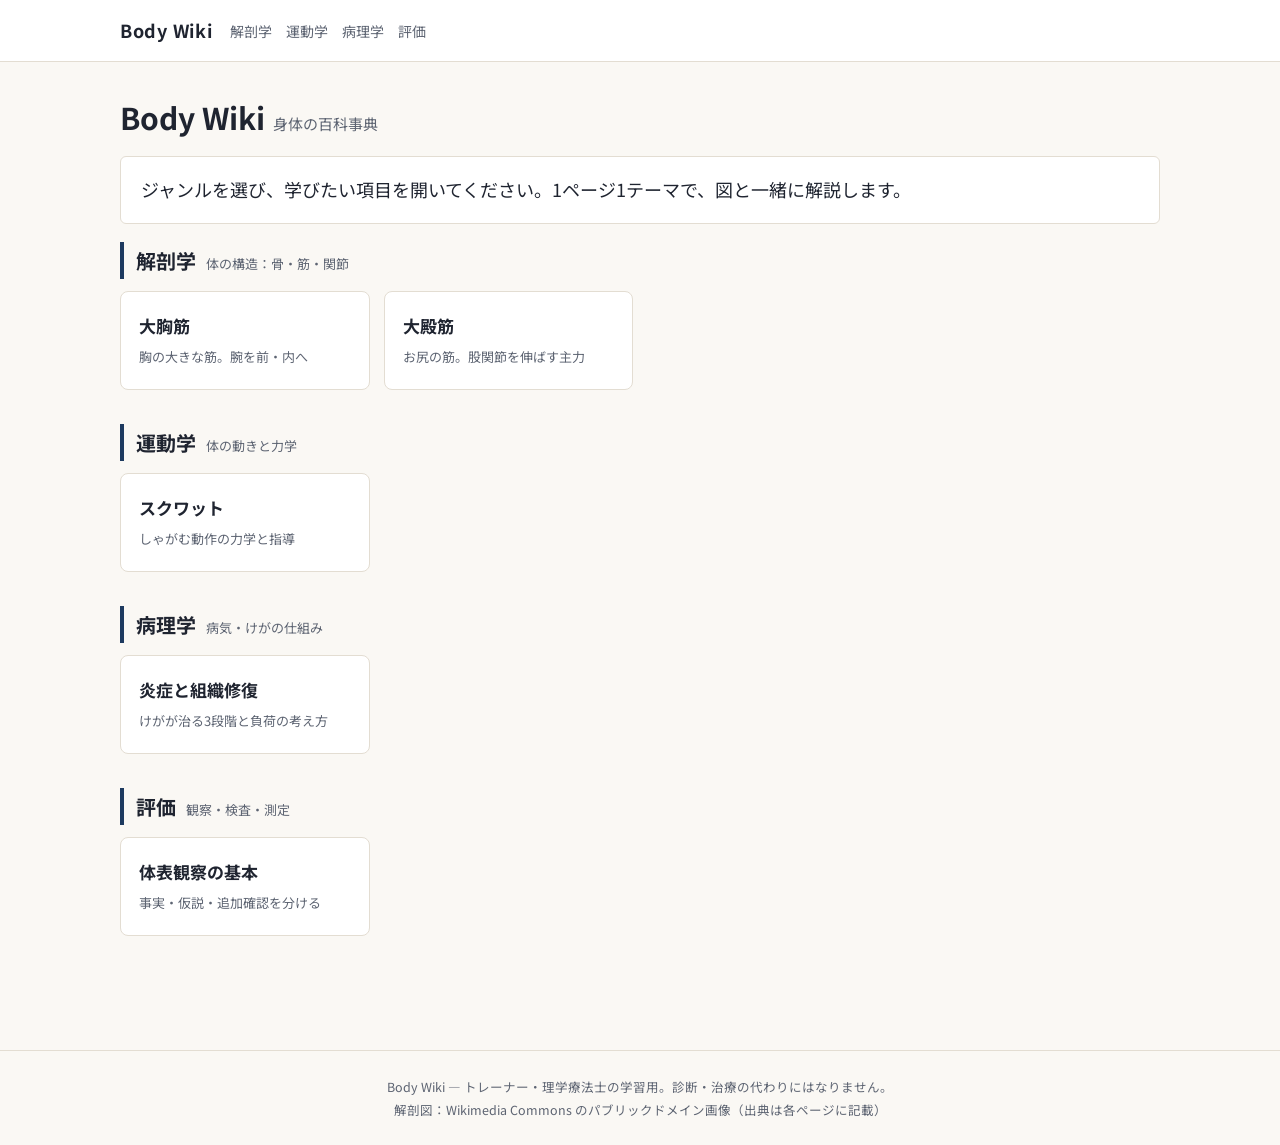
<file: index.html>
<!doctype html><html lang="ja"><head><meta charset="utf-8"><meta name="viewport" content="width=device-width,initial-scale=1">
<title>ホーム | Body Wiki</title><link rel="preconnect" href="https://fonts.googleapis.com"><link href="https://fonts.googleapis.com/css2?family=Noto+Sans+JP:wght@400;600;700&display=swap" rel="stylesheet"><link rel="stylesheet" href="style.css"></head><body>
<header><div class="bar"><a class="logo" href="index.html">Body Wiki</a><nav><a href="index.html#anatomy">解剖学</a><a href="index.html#kinesiology">運動学</a><a href="index.html#pathology">病理学</a><a href="index.html#assessment">評価</a></nav></div></header><main><h1>Body Wiki<small>身体の百科事典</small></h1><p class="lead">ジャンルを選び、学びたい項目を開いてください。1ページ1テーマで、図と一緒に解説します。</p><section class="genre" id="anatomy"><h2>解剖学<span style="font-size:13px;color:#5d6472;font-weight:400;margin-left:10px">体の構造：骨・筋・関節</span></h2><div class="grid"><a class="card" href="anatomy/pectoralis-major.html"><b>大胸筋</b><span>胸の大きな筋。腕を前・内へ</span></a><a class="card" href="anatomy/gluteus-maximus.html"><b>大殿筋</b><span>お尻の筋。股関節を伸ばす主力</span></a></div></section><section class="genre" id="kinesiology"><h2>運動学<span style="font-size:13px;color:#5d6472;font-weight:400;margin-left:10px">体の動きと力学</span></h2><div class="grid"><a class="card" href="kinesiology/squat.html"><b>スクワット</b><span>しゃがむ動作の力学と指導</span></a></div></section><section class="genre" id="pathology"><h2>病理学<span style="font-size:13px;color:#5d6472;font-weight:400;margin-left:10px">病気・けがの仕組み</span></h2><div class="grid"><a class="card" href="pathology/inflammation.html"><b>炎症と組織修復</b><span>けがが治る3段階と負荷の考え方</span></a></div></section><section class="genre" id="assessment"><h2>評価<span style="font-size:13px;color:#5d6472;font-weight:400;margin-left:10px">観察・検査・測定</span></h2><div class="grid"><a class="card" href="assessment/observation.html"><b>体表観察の基本</b><span>事実・仮説・追加確認を分ける</span></a></div></section></main><footer>Body Wiki — トレーナー・理学療法士の学習用。診断・治療の代わりにはなりません。<br>解剖図：Wikimedia Commons のパブリックドメイン画像（出典は各ページに記載）</footer></body></html>
</file>
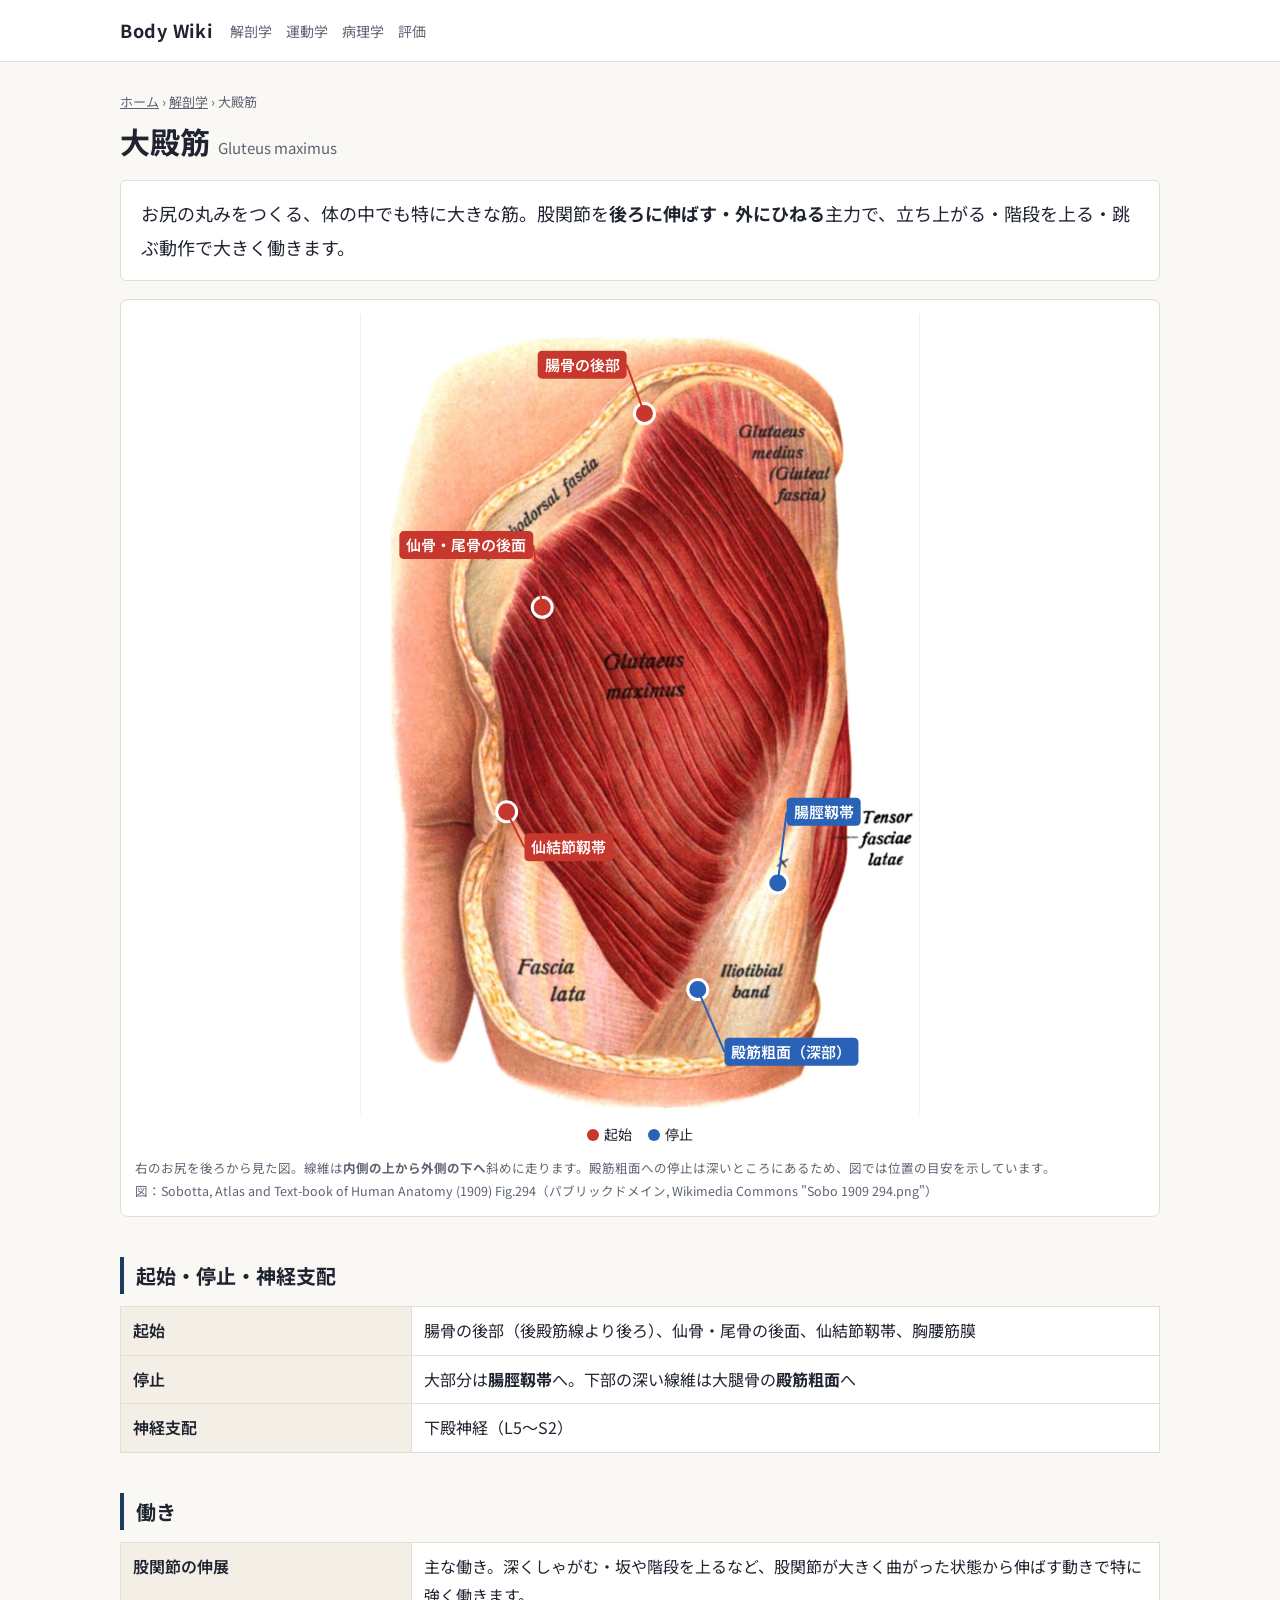
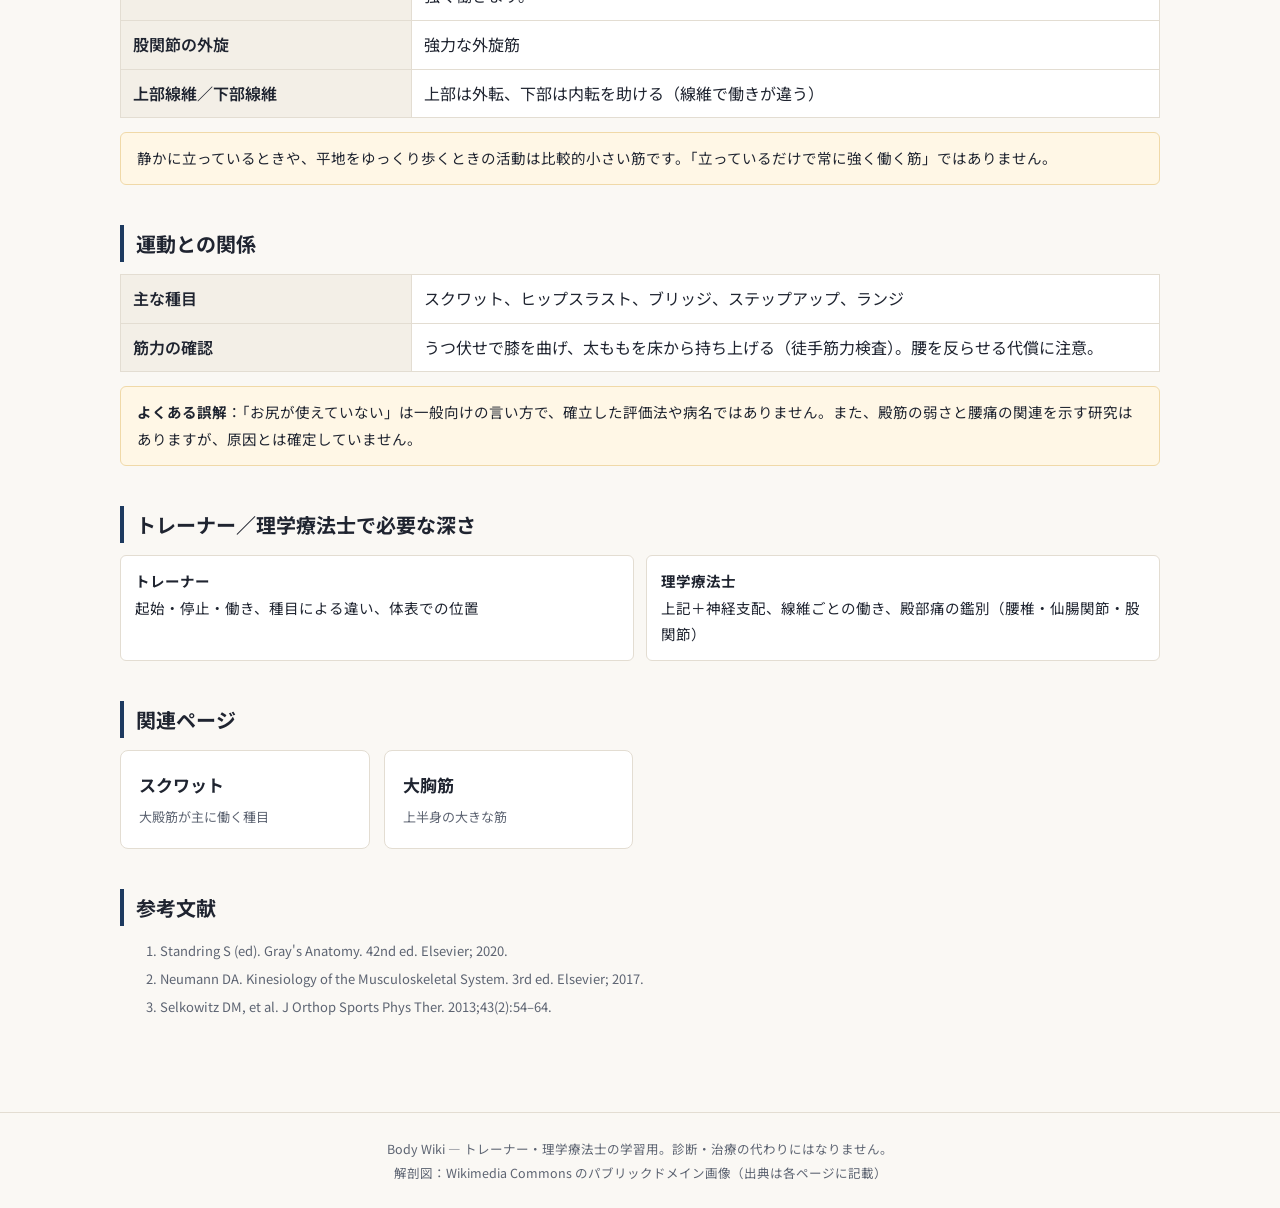
<file: anatomy/gluteus-maximus.html>
<!doctype html><html lang="ja"><head><meta charset="utf-8"><meta name="viewport" content="width=device-width,initial-scale=1">
<title>大殿筋 | Body Wiki</title><link rel="preconnect" href="https://fonts.googleapis.com"><link href="https://fonts.googleapis.com/css2?family=Noto+Sans+JP:wght@400;600;700&display=swap" rel="stylesheet"><link rel="stylesheet" href="../style.css"></head><body>
<header><div class="bar"><a class="logo" href="../index.html">Body Wiki</a><nav><a href="../index.html#anatomy">解剖学</a><a href="../index.html#kinesiology">運動学</a><a href="../index.html#pathology">病理学</a><a href="../index.html#assessment">評価</a></nav></div></header><main><div class="crumb"><a href="../index.html">ホーム</a> › <a href="../index.html#anatomy">解剖学</a> › 大殿筋</div>
<h1>大殿筋<small>Gluteus maximus</small></h1>
<p class="lead">お尻の丸みをつくる、体の中でも特に大きな筋。股関節を<b>後ろに伸ばす・外にひねる</b>主力で、立ち上がる・階段を上る・跳ぶ動作で大きく働きます。</p>
<figure class="fig"><div class="wrap"><img src="../img/sobotta-gluteus.png" alt="右のお尻を後ろから見た大殿筋の解剖図"><svg class="ov" viewBox="0 0 630 900"><circle cx="320" cy="112" r="11.25" fill="#c8372d" stroke="#fff" stroke-width="3.375"/><line x1="320" y1="112" x2="300" y2="57" stroke="#c8372d" stroke-width="2.25"/><rect x="199.875" y="41.25" width="100.125" height="31.5" rx="5" fill="#c8372d"/><text x="207.75" y="63.75" font-size="16.875" fill="#fff" font-family="Noto Sans JP,sans-serif" font-weight="600">腸骨の後部</text><circle cx="205" cy="330" r="11.25" fill="#c8372d" stroke="#fff" stroke-width="3.375"/><line x1="205" y1="330" x2="195" y2="260" stroke="#c8372d" stroke-width="2.25"/><rect x="44.25" y="244.25" width="150.75" height="31.5" rx="5" fill="#c8372d"/><text x="52.125" y="266.75" font-size="16.875" fill="#fff" font-family="Noto Sans JP,sans-serif" font-weight="600">仙骨・尾骨の後面</text><circle cx="165" cy="560" r="11.25" fill="#c8372d" stroke="#fff" stroke-width="3.375"/><line x1="165" y1="560" x2="185" y2="600" stroke="#c8372d" stroke-width="2.25"/><rect x="185" y="584.25" width="100.125" height="31.5" rx="5" fill="#c8372d"/><text x="192.875" y="606.75" font-size="16.875" fill="#fff" font-family="Noto Sans JP,sans-serif" font-weight="600">仙結節靱帯</text><circle cx="470" cy="640" r="11.25" fill="#2a62b8" stroke="#fff" stroke-width="3.375"/><line x1="470" y1="640" x2="480" y2="560" stroke="#2a62b8" stroke-width="2.25"/><rect x="480" y="544.25" width="83.25" height="31.5" rx="5" fill="#2a62b8"/><text x="487.875" y="566.75" font-size="16.875" fill="#fff" font-family="Noto Sans JP,sans-serif" font-weight="600">腸脛靱帯</text><circle cx="380" cy="760" r="11.25" fill="#2a62b8" stroke="#fff" stroke-width="3.375"/><line x1="380" y1="760" x2="410" y2="830" stroke="#2a62b8" stroke-width="2.25"/><rect x="410" y="814.25" width="150.75" height="31.5" rx="5" fill="#2a62b8"/><text x="417.875" y="836.75" font-size="16.875" fill="#fff" font-family="Noto Sans JP,sans-serif" font-weight="600">殿筋粗面（深部）</text></svg></div><div class="legend"><span><i class="dot" style="background:#c8372d"></i>起始</span><span><i class="dot" style="background:#2a62b8"></i>停止</span></div>
<figcaption>右のお尻を後ろから見た図。線維は<b>内側の上から外側の下へ</b>斜めに走ります。殿筋粗面への停止は深いところにあるため、図では位置の目安を示しています。<br>図：Sobotta, Atlas and Text-book of Human Anatomy (1909) Fig.294（パブリックドメイン, Wikimedia Commons "Sobo 1909 294.png"）</figcaption></figure>
<h2>起始・停止・神経支配</h2>
<table><tr><th>起始</th><td>腸骨の後部（後殿筋線より後ろ）、仙骨・尾骨の後面、仙結節靱帯、胸腰筋膜</td></tr>
<tr><th>停止</th><td>大部分は<b>腸脛靱帯</b>へ。下部の深い線維は大腿骨の<b>殿筋粗面</b>へ</td></tr>
<tr><th>神経支配</th><td>下殿神経（L5〜S2）</td></tr></table>
<h2>働き</h2>
<table><tr><th>股関節の伸展</th><td>主な働き。深くしゃがむ・坂や階段を上るなど、股関節が大きく曲がった状態から伸ばす動きで特に強く働きます。</td></tr>
<tr><th>股関節の外旋</th><td>強力な外旋筋</td></tr><tr><th>上部線維／下部線維</th><td>上部は外転、下部は内転を助ける（線維で働きが違う）</td></tr></table>
<div class="note" style="margin-top:14px">静かに立っているときや、平地をゆっくり歩くときの活動は比較的小さい筋です。「立っているだけで常に強く働く筋」ではありません。</div>
<h2>運動との関係</h2>
<table><tr><th>主な種目</th><td>スクワット、ヒップスラスト、ブリッジ、ステップアップ、ランジ</td></tr>
<tr><th>筋力の確認</th><td>うつ伏せで膝を曲げ、太ももを床から持ち上げる（徒手筋力検査）。腰を反らせる代償に注意。</td></tr></table>
<div class="note" style="margin-top:14px"><b>よくある誤解</b>：「お尻が使えていない」は一般向けの言い方で、確立した評価法や病名ではありません。また、殿筋の弱さと腰痛の関連を示す研究はありますが、原因とは確定していません。</div>
<h2>トレーナー／理学療法士で必要な深さ</h2>
<div class="depth"><div><b>トレーナー</b><br>起始・停止・働き、種目による違い、体表での位置</div><div><b>理学療法士</b><br>上記＋神経支配、線維ごとの働き、殿部痛の鑑別（腰椎・仙腸関節・股関節）</div></div>
<h2>関連ページ</h2><div class="grid"><a class="card" href="../kinesiology/squat.html"><b>スクワット</b><span>大殿筋が主に働く種目</span></a><a class="card" href="pectoralis-major.html"><b>大胸筋</b><span>上半身の大きな筋</span></a></div>
<h2>参考文献</h2><ol class="refs"><li>Standring S (ed). Gray's Anatomy. 42nd ed. Elsevier; 2020.</li><li>Neumann DA. Kinesiology of the Musculoskeletal System. 3rd ed. Elsevier; 2017.</li><li>Selkowitz DM, et al. J Orthop Sports Phys Ther. 2013;43(2):54–64.</li></ol></main><footer>Body Wiki — トレーナー・理学療法士の学習用。診断・治療の代わりにはなりません。<br>解剖図：Wikimedia Commons のパブリックドメイン画像（出典は各ページに記載）</footer></body></html>
</file>
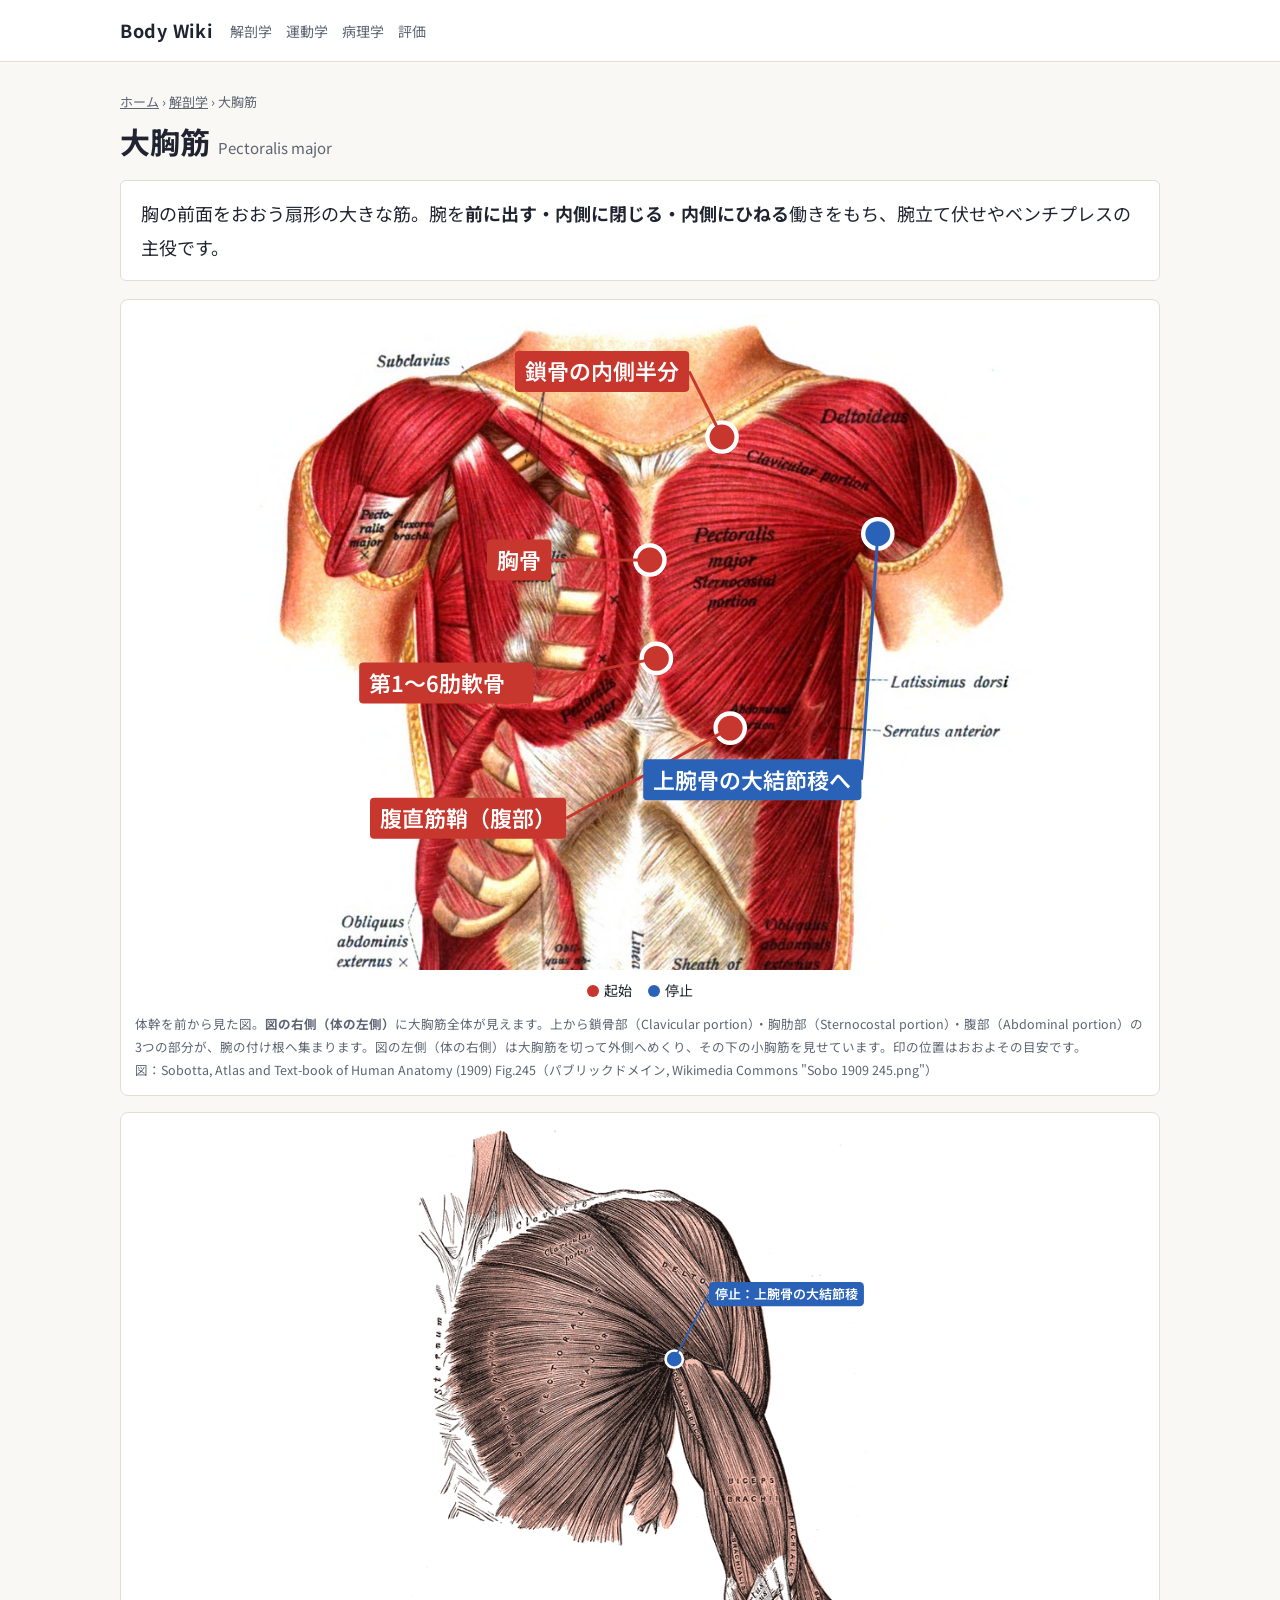
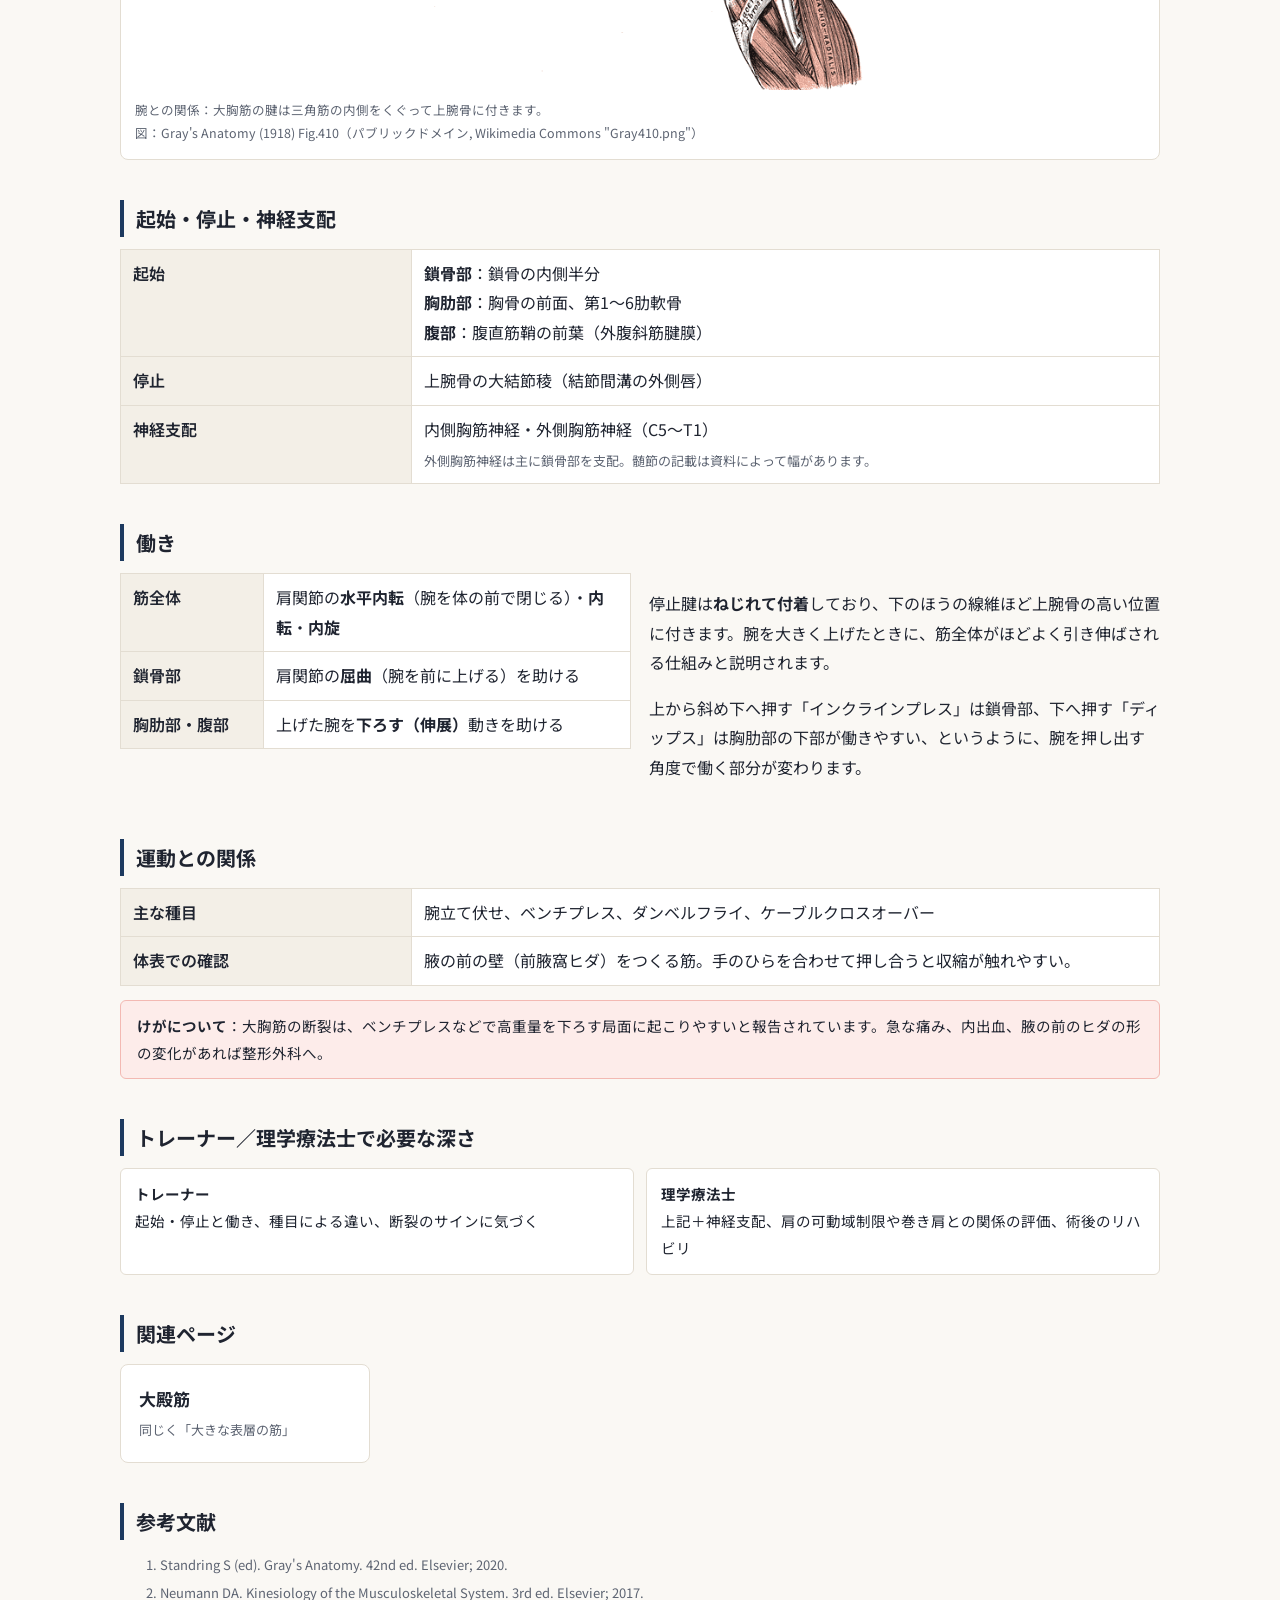
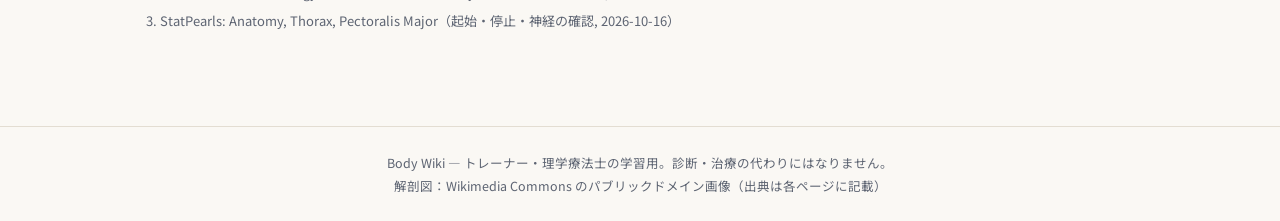
<file: anatomy/pectoralis-major.html>
<!doctype html><html lang="ja"><head><meta charset="utf-8"><meta name="viewport" content="width=device-width,initial-scale=1">
<title>大胸筋 | Body Wiki</title><link rel="preconnect" href="https://fonts.googleapis.com"><link href="https://fonts.googleapis.com/css2?family=Noto+Sans+JP:wght@400;600;700&display=swap" rel="stylesheet"><link rel="stylesheet" href="../style.css"></head><body>
<header><div class="bar"><a class="logo" href="../index.html">Body Wiki</a><nav><a href="../index.html#anatomy">解剖学</a><a href="../index.html#kinesiology">運動学</a><a href="../index.html#pathology">病理学</a><a href="../index.html#assessment">評価</a></nav></div></header><main><div class="crumb"><a href="../index.html">ホーム</a> › <a href="../index.html#anatomy">解剖学</a> › 大胸筋</div>
<h1>大胸筋<small>Pectoralis major</small></h1>
<p class="lead">胸の前面をおおう扇形の大きな筋。腕を<b>前に出す・内側に閉じる・内側にひねる</b>働きをもち、腕立て伏せやベンチプレスの主役です。</p>
<figure class="fig"><div class="wrap" style="max-width:820px"><img src="../img/sobotta-chest.jpg" alt="胸と腹の筋を前から見たカラー解剖図"><svg class="ov" viewBox="0 0 1000 800"><circle cx="600" cy="150" r="17.857142857142858" fill="#c8372d" stroke="#fff" stroke-width="5.357142857142858"/><line x1="600" y1="150" x2="560" y2="70" stroke="#c8372d" stroke-width="3.5714285714285716"/><rect x="347.5" y="45.0" width="212.5" height="50.0" rx="5" fill="#c8372d"/><text x="360.0" y="80.71428571428572" font-size="26.78571428571429" fill="#fff" font-family="Noto Sans JP,sans-serif" font-weight="600">鎖骨の内側半分</text><circle cx="512" cy="300" r="17.857142857142858" fill="#c8372d" stroke="#fff" stroke-width="5.357142857142858"/><line x1="512" y1="300" x2="392" y2="300" stroke="#c8372d" stroke-width="3.5714285714285716"/><rect x="313.42857142857144" y="275.0" width="78.57142857142857" height="50.0" rx="5" fill="#c8372d"/><text x="325.92857142857144" y="310.7142857142857" font-size="26.78571428571429" fill="#fff" font-family="Noto Sans JP,sans-serif" font-weight="600">胸骨</text><circle cx="520" cy="420" r="17.857142857142858" fill="#c8372d" stroke="#fff" stroke-width="5.357142857142858"/><line x1="520" y1="420" x2="370" y2="450" stroke="#c8372d" stroke-width="3.5714285714285716"/><rect x="157.5" y="425.0" width="212.5" height="50.0" rx="5" fill="#c8372d"/><text x="170.0" y="460.7142857142857" font-size="26.78571428571429" fill="#fff" font-family="Noto Sans JP,sans-serif" font-weight="600">第1〜6肋軟骨</text><circle cx="610" cy="505" r="17.857142857142858" fill="#c8372d" stroke="#fff" stroke-width="5.357142857142858"/><line x1="610" y1="505" x2="410" y2="615" stroke="#c8372d" stroke-width="3.5714285714285716"/><rect x="170.7142857142857" y="590.0" width="239.2857142857143" height="50.0" rx="5" fill="#c8372d"/><text x="183.2142857142857" y="625.7142857142857" font-size="26.78571428571429" fill="#fff" font-family="Noto Sans JP,sans-serif" font-weight="600">腹直筋鞘（腹部）</text><circle cx="790" cy="268" r="17.857142857142858" fill="#2a62b8" stroke="#fff" stroke-width="5.357142857142858"/><line x1="790" y1="268" x2="770" y2="568" stroke="#2a62b8" stroke-width="3.5714285714285716"/><rect x="503.9285714285714" y="543.0" width="266.0714285714286" height="50.0" rx="5" fill="#2a62b8"/><text x="516.4285714285713" y="578.7142857142857" font-size="26.78571428571429" fill="#fff" font-family="Noto Sans JP,sans-serif" font-weight="600">上腕骨の大結節稜へ</text></svg></div><div class="legend"><span><i class="dot" style="background:#c8372d"></i>起始</span><span><i class="dot" style="background:#2a62b8"></i>停止</span></div>
<figcaption>体幹を前から見た図。<b>図の右側（体の左側）</b>に大胸筋全体が見えます。上から鎖骨部（Clavicular portion）・胸肋部（Sternocostal portion）・腹部（Abdominal portion）の3つの部分が、腕の付け根へ集まります。図の左側（体の右側）は大胸筋を切って外側へめくり、その下の小胸筋を見せています。印の位置はおおよその目安です。<br>図：Sobotta, Atlas and Text-book of Human Anatomy (1909) Fig.245（パブリックドメイン, Wikimedia Commons "Sobo 1909 245.png"）</figcaption></figure>
<figure class="fig"><div class="wrap" style="max-width:460px"><img src="../img/gray410.png" alt="大胸筋と三角筋・上腕二頭筋の解剖図"><svg class="ov" viewBox="0 0 531 650"><circle cx="305" cy="268" r="10" fill="#2a62b8" stroke="#fff" stroke-width="3"/><line x1="305" y1="268" x2="345" y2="193" stroke="#2a62b8" stroke-width="2"/><rect x="345" y="179" width="179" height="28" rx="5" fill="#2a62b8"/><text x="352" y="199" font-size="15" fill="#fff" font-family="Noto Sans JP,sans-serif" font-weight="600">停止：上腕骨の大結節稜</text></svg></div>
<figcaption>腕との関係：大胸筋の腱は三角筋の内側をくぐって上腕骨に付きます。<br>図：Gray's Anatomy (1918) Fig.410（パブリックドメイン, Wikimedia Commons "Gray410.png"）</figcaption></figure>
<h2>起始・停止・神経支配</h2>
<table><tr><th>起始</th><td><b>鎖骨部</b>：鎖骨の内側半分<br><b>胸肋部</b>：胸骨の前面、第1〜6肋軟骨<br><b>腹部</b>：腹直筋鞘の前葉（外腹斜筋腱膜）</td></tr>
<tr><th>停止</th><td>上腕骨の大結節稜（結節間溝の外側唇）</td></tr>
<tr><th>神経支配</th><td>内側胸筋神経・外側胸筋神経（C5〜T1）<br><span style="font-size:13px;color:#5d6472">外側胸筋神経は主に鎖骨部を支配。髄節の記載は資料によって幅があります。</span></td></tr></table>
<h2>働き</h2>
<div class="two"><div><table><tr><th>筋全体</th><td>肩関節の<b>水平内転</b>（腕を体の前で閉じる）・<b>内転</b>・<b>内旋</b></td></tr>
<tr><th>鎖骨部</th><td>肩関節の<b>屈曲</b>（腕を前に上げる）を助ける</td></tr>
<tr><th>胸肋部・腹部</th><td>上げた腕を<b>下ろす（伸展）</b>動きを助ける</td></tr></table></div>
<div><p>停止腱は<b>ねじれて付着</b>しており、下のほうの線維ほど上腕骨の高い位置に付きます。腕を大きく上げたときに、筋全体がほどよく引き伸ばされる仕組みと説明されます。</p>
<p>上から斜め下へ押す「インクラインプレス」は鎖骨部、下へ押す「ディップス」は胸肋部の下部が働きやすい、というように、腕を押し出す角度で働く部分が変わります。</p></div></div>
<h2>運動との関係</h2>
<table><tr><th>主な種目</th><td>腕立て伏せ、ベンチプレス、ダンベルフライ、ケーブルクロスオーバー</td></tr>
<tr><th>体表での確認</th><td>腋の前の壁（前腋窩ヒダ）をつくる筋。手のひらを合わせて押し合うと収縮が触れやすい。</td></tr></table>
<div class="warn" style="margin-top:14px"><b>けがについて</b>：大胸筋の断裂は、ベンチプレスなどで高重量を下ろす局面に起こりやすいと報告されています。急な痛み、内出血、腋の前のヒダの形の変化があれば整形外科へ。</div>
<h2>トレーナー／理学療法士で必要な深さ</h2>
<div class="depth"><div><b>トレーナー</b><br>起始・停止と働き、種目による違い、断裂のサインに気づく</div><div><b>理学療法士</b><br>上記＋神経支配、肩の可動域制限や巻き肩との関係の評価、術後のリハビリ</div></div>
<h2>関連ページ</h2><div class="grid"><a class="card" href="gluteus-maximus.html"><b>大殿筋</b><span>同じく「大きな表層の筋」</span></a></div>
<h2>参考文献</h2><ol class="refs"><li>Standring S (ed). Gray's Anatomy. 42nd ed. Elsevier; 2020.</li><li>Neumann DA. Kinesiology of the Musculoskeletal System. 3rd ed. Elsevier; 2017.</li><li>StatPearls: Anatomy, Thorax, Pectoralis Major（起始・停止・神経の確認, 2026-10-16）</li></ol></main><footer>Body Wiki — トレーナー・理学療法士の学習用。診断・治療の代わりにはなりません。<br>解剖図：Wikimedia Commons のパブリックドメイン画像（出典は各ページに記載）</footer></body></html>
</file>
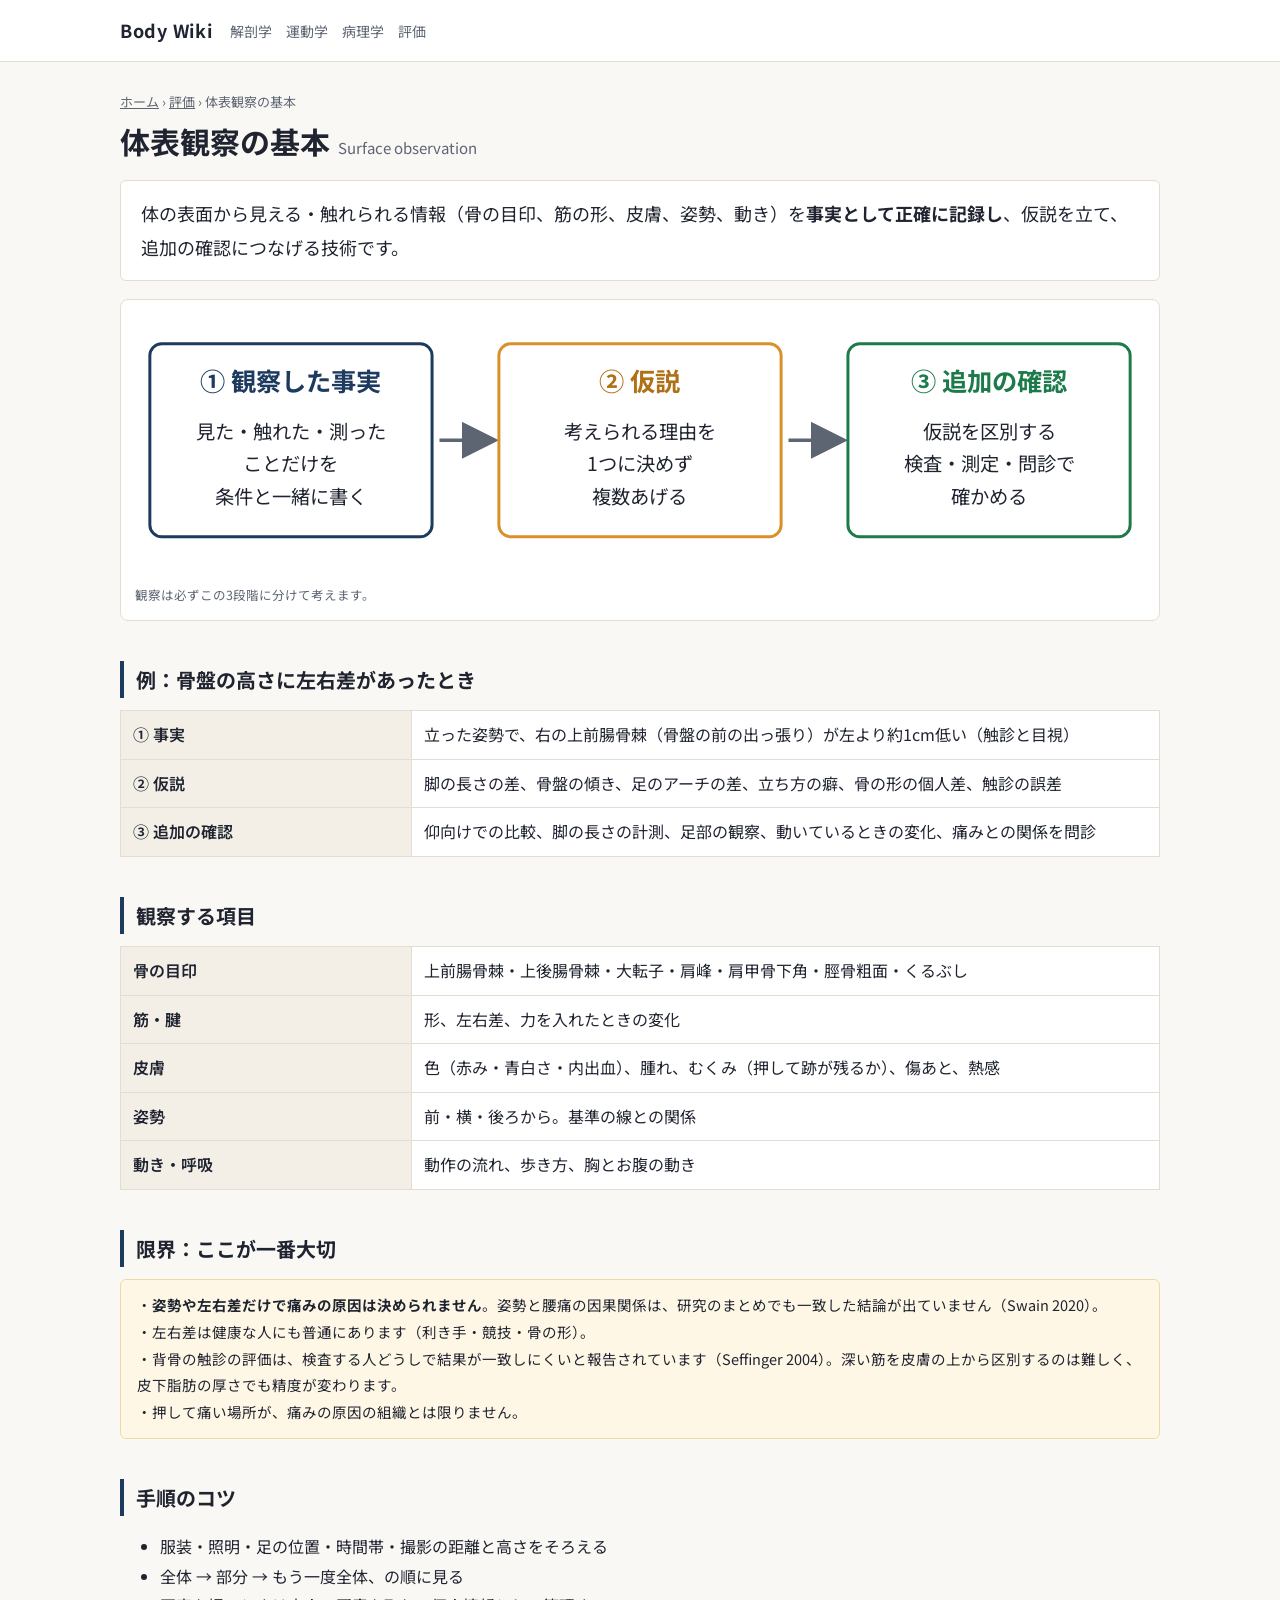
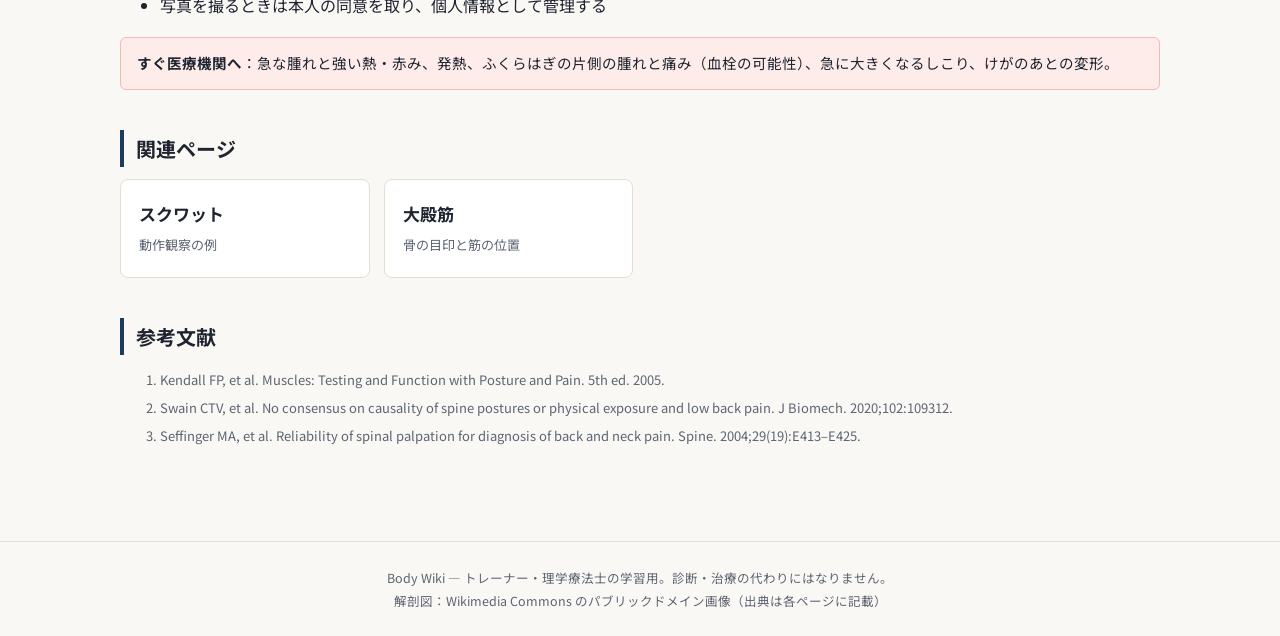
<file: assessment/observation.html>
<!doctype html><html lang="ja"><head><meta charset="utf-8"><meta name="viewport" content="width=device-width,initial-scale=1">
<title>体表観察の基本 | Body Wiki</title><link rel="preconnect" href="https://fonts.googleapis.com"><link href="https://fonts.googleapis.com/css2?family=Noto+Sans+JP:wght@400;600;700&display=swap" rel="stylesheet"><link rel="stylesheet" href="../style.css"></head><body>
<header><div class="bar"><a class="logo" href="../index.html">Body Wiki</a><nav><a href="../index.html#anatomy">解剖学</a><a href="../index.html#kinesiology">運動学</a><a href="../index.html#pathology">病理学</a><a href="../index.html#assessment">評価</a></nav></div></header><main><div class="crumb"><a href="../index.html">ホーム</a> › <a href="../index.html#assessment">評価</a> › 体表観察の基本</div>
<h1>体表観察の基本<small>Surface observation</small></h1>
<p class="lead">体の表面から見える・触れられる情報（骨の目印、筋の形、皮膚、姿勢、動き）を<b>事実として正確に記録し</b>、仮説を立て、追加の確認につなげる技術です。</p>
<figure class="fig"><svg viewBox="0 0 680 170" style="width:100%;font-family:Noto Sans JP,sans-serif">
<defs><marker id="a" markerWidth="10" markerHeight="10" refX="8" refY="5" orient="auto"><path d="M0,0 L10,5 L0,10z" fill="#5d6472"/></marker></defs>
<rect x="10" y="20" width="190" height="130" rx="8" fill="#fff" stroke="#1d3a5f" stroke-width="2"/><text x="105" y="52" text-anchor="middle" font-size="17" font-weight="700" fill="#1d3a5f">① 観察した事実</text><text x="105" y="84" text-anchor="middle" font-size="13" fill="#1f2430">見た・触れた・測った</text><text x="105" y="106" text-anchor="middle" font-size="13" fill="#1f2430">ことだけを</text><text x="105" y="128" text-anchor="middle" font-size="13" fill="#1f2430">条件と一緒に書く</text>
<line x1="205" y1="85" x2="240" y2="85" stroke="#5d6472" stroke-width="2.5" marker-end="url(#a)"/>
<rect x="245" y="20" width="190" height="130" rx="8" fill="#fff" stroke="#d9902a" stroke-width="2"/><text x="340" y="52" text-anchor="middle" font-size="17" font-weight="700" fill="#b07015">② 仮説</text><text x="340" y="84" text-anchor="middle" font-size="13" fill="#1f2430">考えられる理由を</text><text x="340" y="106" text-anchor="middle" font-size="13" fill="#1f2430">1つに決めず</text><text x="340" y="128" text-anchor="middle" font-size="13" fill="#1f2430">複数あげる</text>
<line x1="440" y1="85" x2="475" y2="85" stroke="#5d6472" stroke-width="2.5" marker-end="url(#a)"/>
<rect x="480" y="20" width="190" height="130" rx="8" fill="#fff" stroke="#1d7a4a" stroke-width="2"/><text x="575" y="52" text-anchor="middle" font-size="17" font-weight="700" fill="#1d7a4a">③ 追加の確認</text><text x="575" y="84" text-anchor="middle" font-size="13" fill="#1f2430">仮説を区別する</text><text x="575" y="106" text-anchor="middle" font-size="13" fill="#1f2430">検査・測定・問診で</text><text x="575" y="128" text-anchor="middle" font-size="13" fill="#1f2430">確かめる</text></svg><figcaption>観察は必ずこの3段階に分けて考えます。</figcaption></figure>
<h2>例：骨盤の高さに左右差があったとき</h2>
<table><tr><th>① 事実</th><td>立った姿勢で、右の上前腸骨棘（骨盤の前の出っ張り）が左より約1cm低い（触診と目視）</td></tr>
<tr><th>② 仮説</th><td>脚の長さの差、骨盤の傾き、足のアーチの差、立ち方の癖、骨の形の個人差、触診の誤差</td></tr>
<tr><th>③ 追加の確認</th><td>仰向けでの比較、脚の長さの計測、足部の観察、動いているときの変化、痛みとの関係を問診</td></tr></table>
<h2>観察する項目</h2><table><tr><th>骨の目印</th><td>上前腸骨棘・上後腸骨棘・大転子・肩峰・肩甲骨下角・脛骨粗面・くるぶし</td></tr><tr><th>筋・腱</th><td>形、左右差、力を入れたときの変化</td></tr><tr><th>皮膚</th><td>色（赤み・青白さ・内出血）、腫れ、むくみ（押して跡が残るか）、傷あと、熱感</td></tr><tr><th>姿勢</th><td>前・横・後ろから。基準の線との関係</td></tr><tr><th>動き・呼吸</th><td>動作の流れ、歩き方、胸とお腹の動き</td></tr></table>
<h2>限界：ここが一番大切</h2>
<div class="note">・<b>姿勢や左右差だけで痛みの原因は決められません</b>。姿勢と腰痛の因果関係は、研究のまとめでも一致した結論が出ていません（Swain 2020）。<br>・左右差は健康な人にも普通にあります（利き手・競技・骨の形）。<br>・背骨の触診の評価は、検査する人どうしで結果が一致しにくいと報告されています（Seffinger 2004）。深い筋を皮膚の上から区別するのは難しく、皮下脂肪の厚さでも精度が変わります。<br>・押して痛い場所が、痛みの原因の組織とは限りません。</div>
<h2>手順のコツ</h2><ul><li>服装・照明・足の位置・時間帯・撮影の距離と高さをそろえる</li><li>全体 → 部分 → もう一度全体、の順に見る</li><li>写真を撮るときは本人の同意を取り、個人情報として管理する</li></ul>
<div class="warn"><b>すぐ医療機関へ</b>：急な腫れと強い熱・赤み、発熱、ふくらはぎの片側の腫れと痛み（血栓の可能性）、急に大きくなるしこり、けがのあとの変形。</div>
<h2>関連ページ</h2><div class="grid"><a class="card" href="../kinesiology/squat.html"><b>スクワット</b><span>動作観察の例</span></a><a class="card" href="../anatomy/gluteus-maximus.html"><b>大殿筋</b><span>骨の目印と筋の位置</span></a></div>
<h2>参考文献</h2><ol class="refs"><li>Kendall FP, et al. Muscles: Testing and Function with Posture and Pain. 5th ed. 2005.</li><li>Swain CTV, et al. No consensus on causality of spine postures or physical exposure and low back pain. J Biomech. 2020;102:109312.</li><li>Seffinger MA, et al. Reliability of spinal palpation for diagnosis of back and neck pain. Spine. 2004;29(19):E413–E425.</li></ol></main><footer>Body Wiki — トレーナー・理学療法士の学習用。診断・治療の代わりにはなりません。<br>解剖図：Wikimedia Commons のパブリックドメイン画像（出典は各ページに記載）</footer></body></html>
</file>
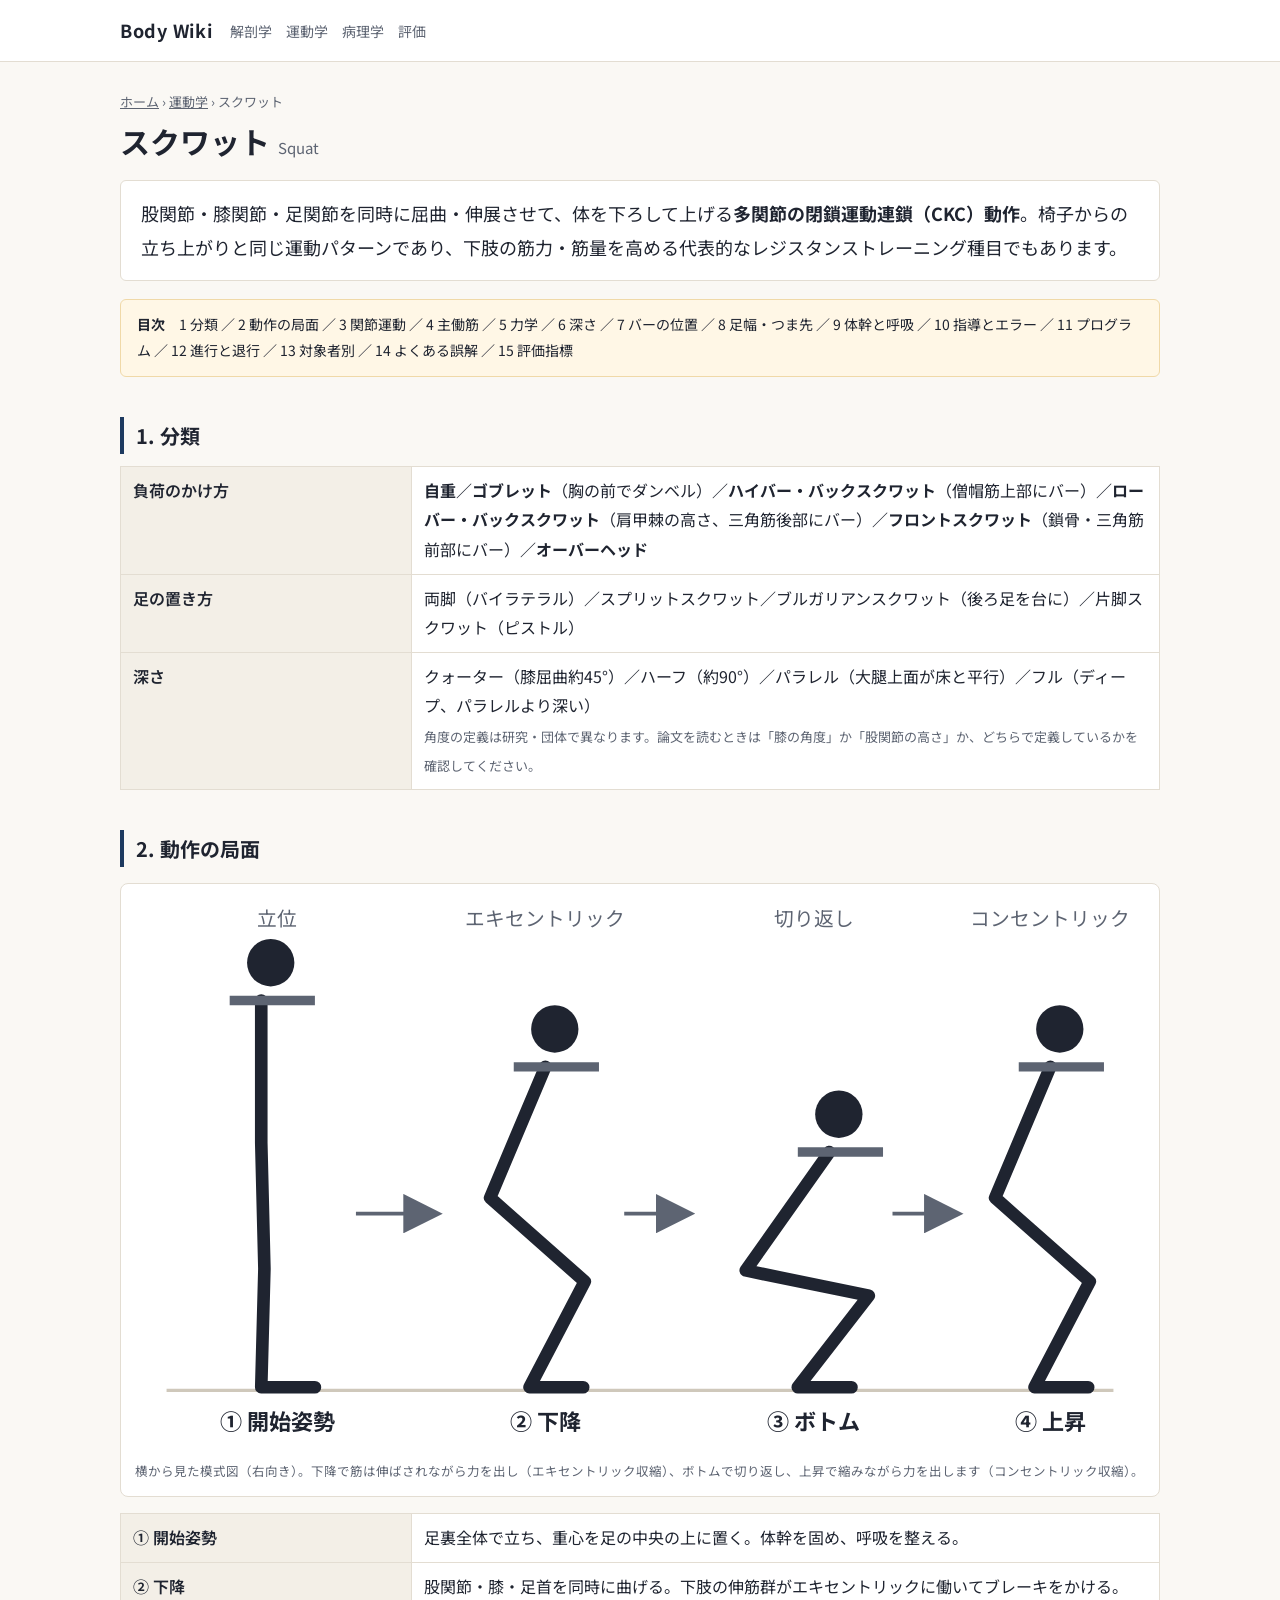
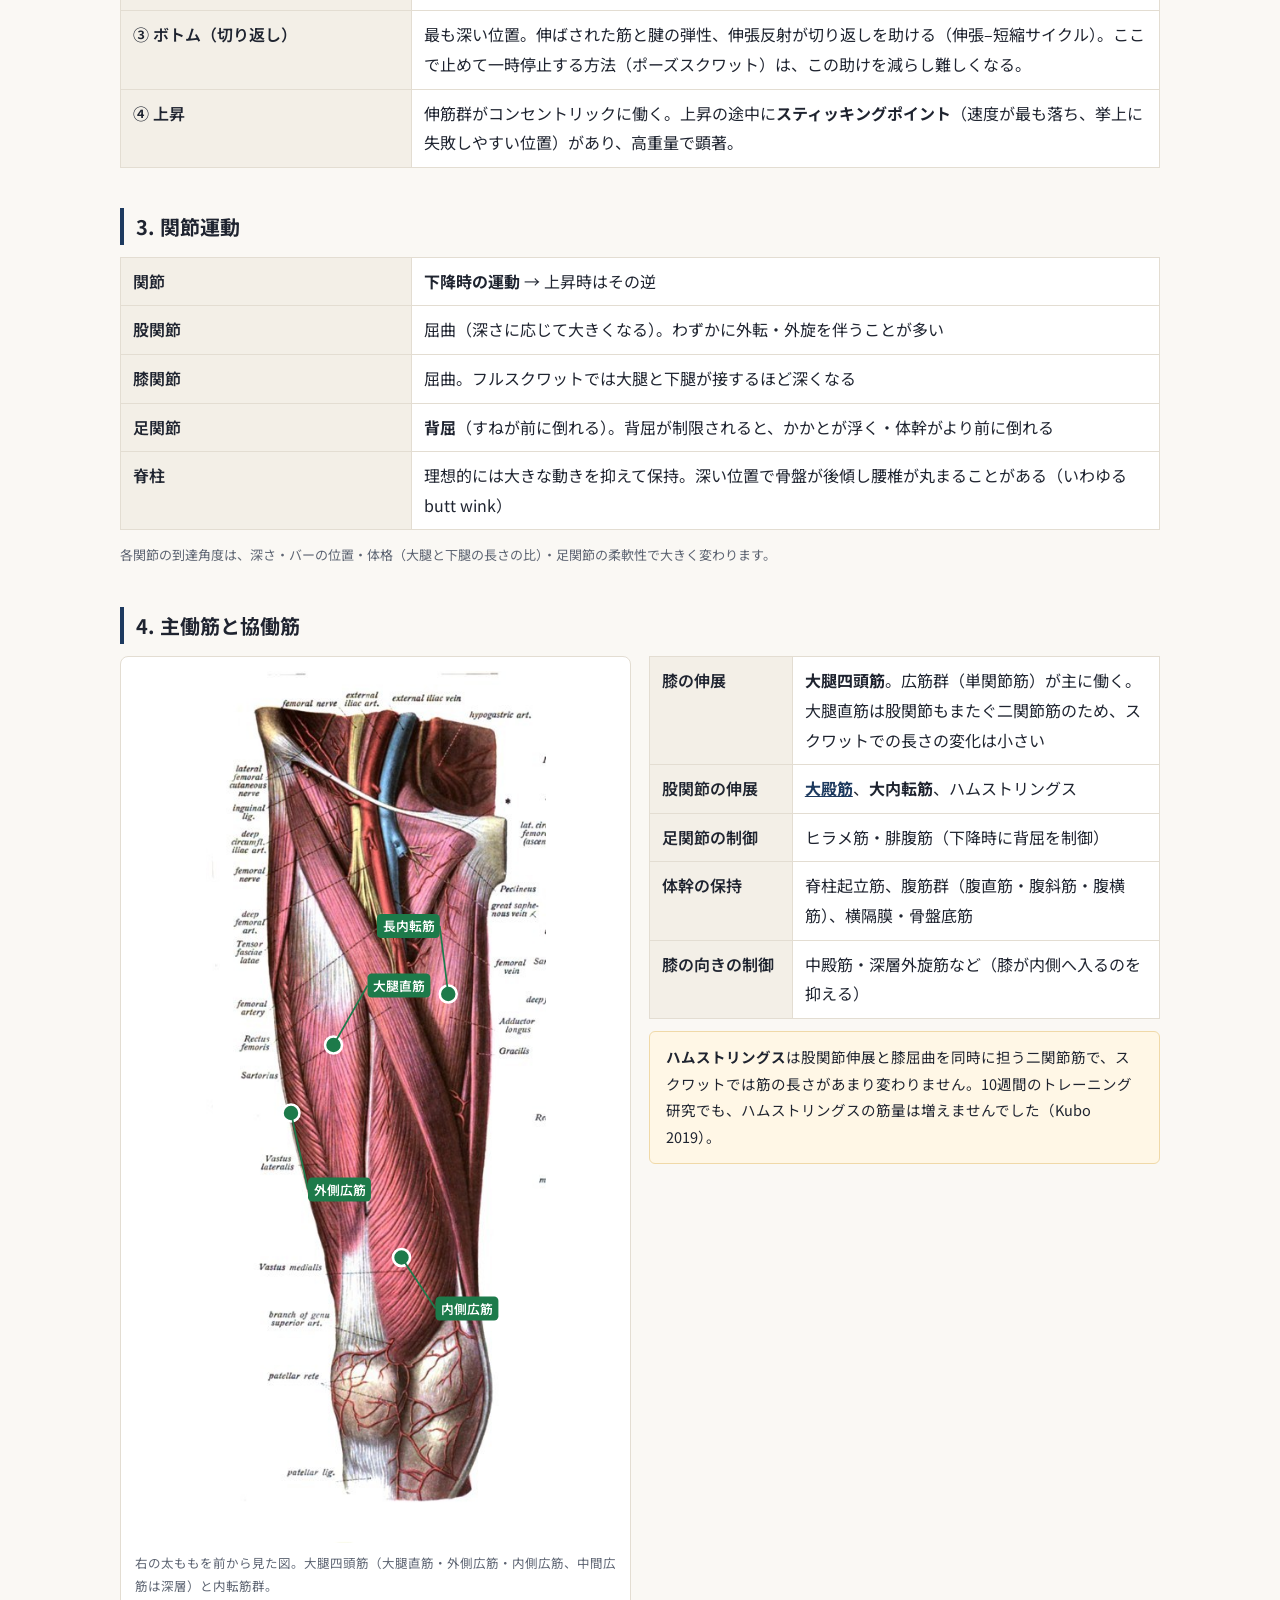
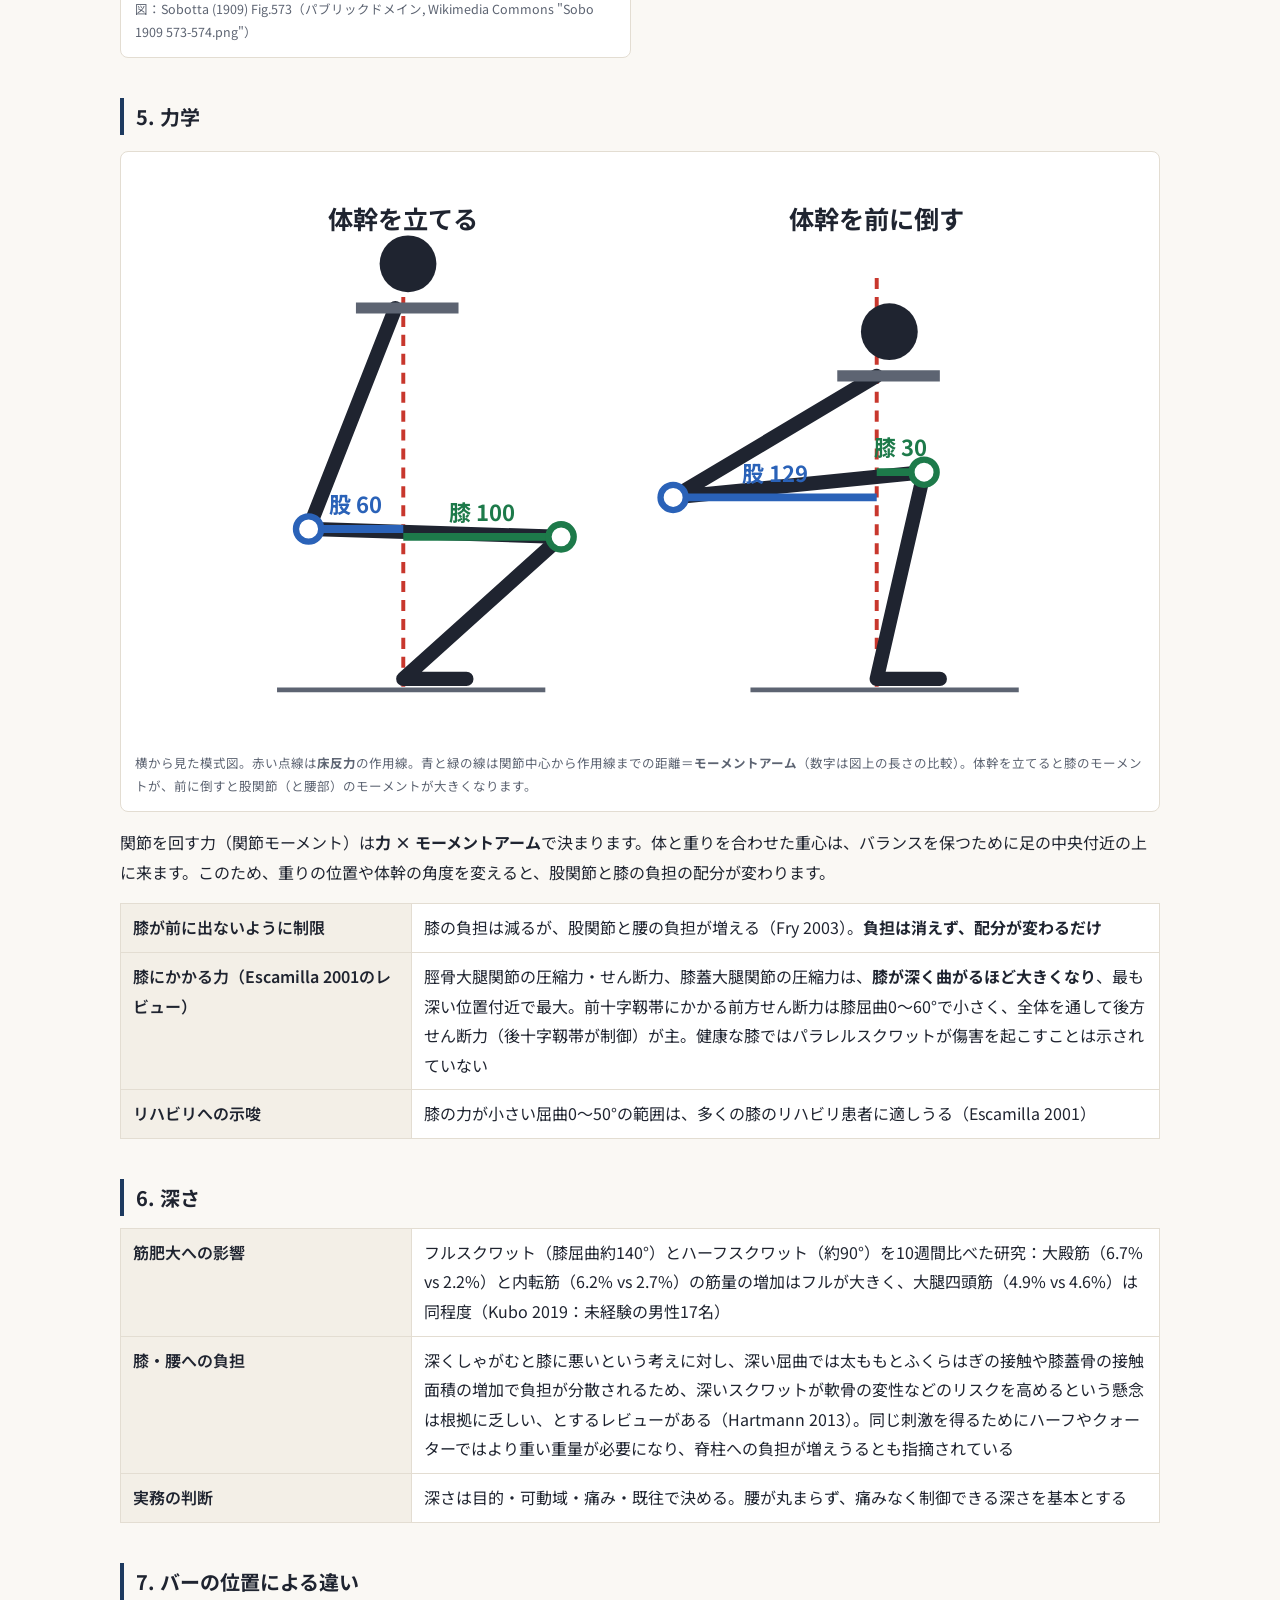
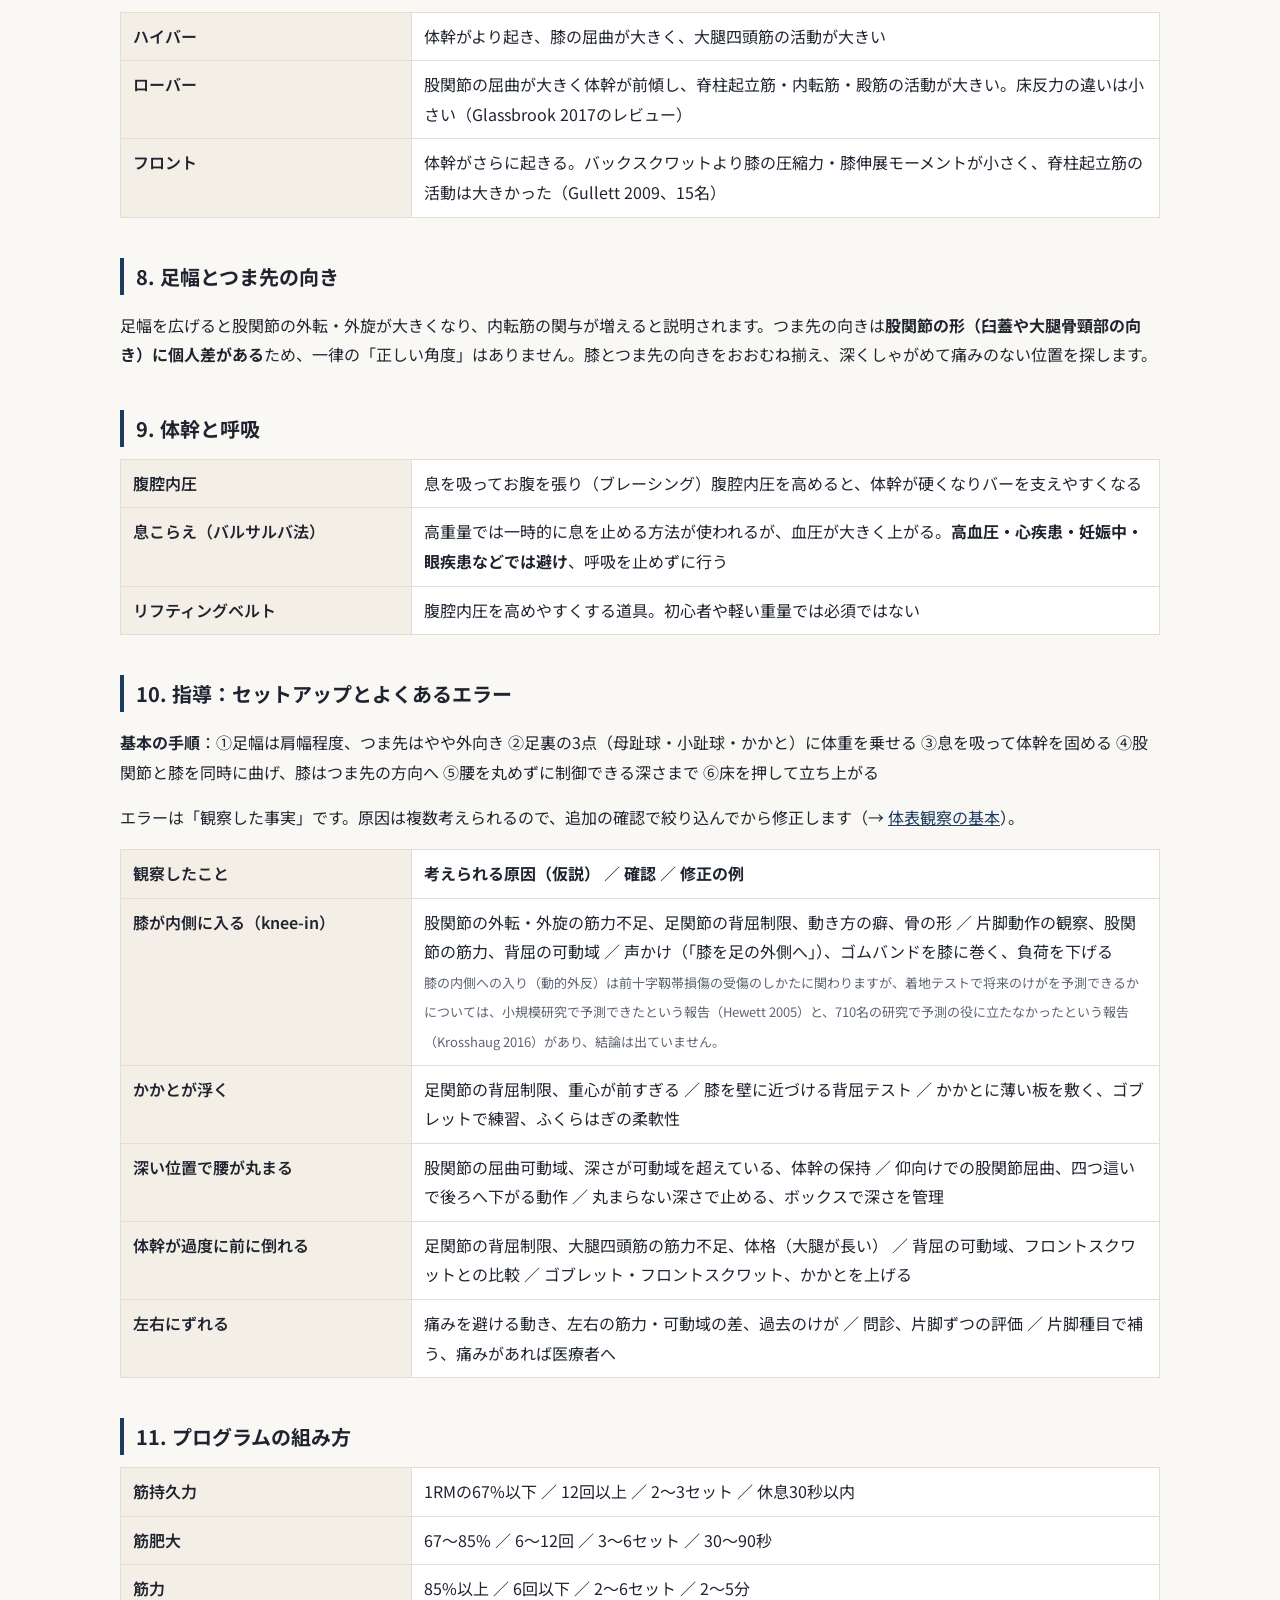
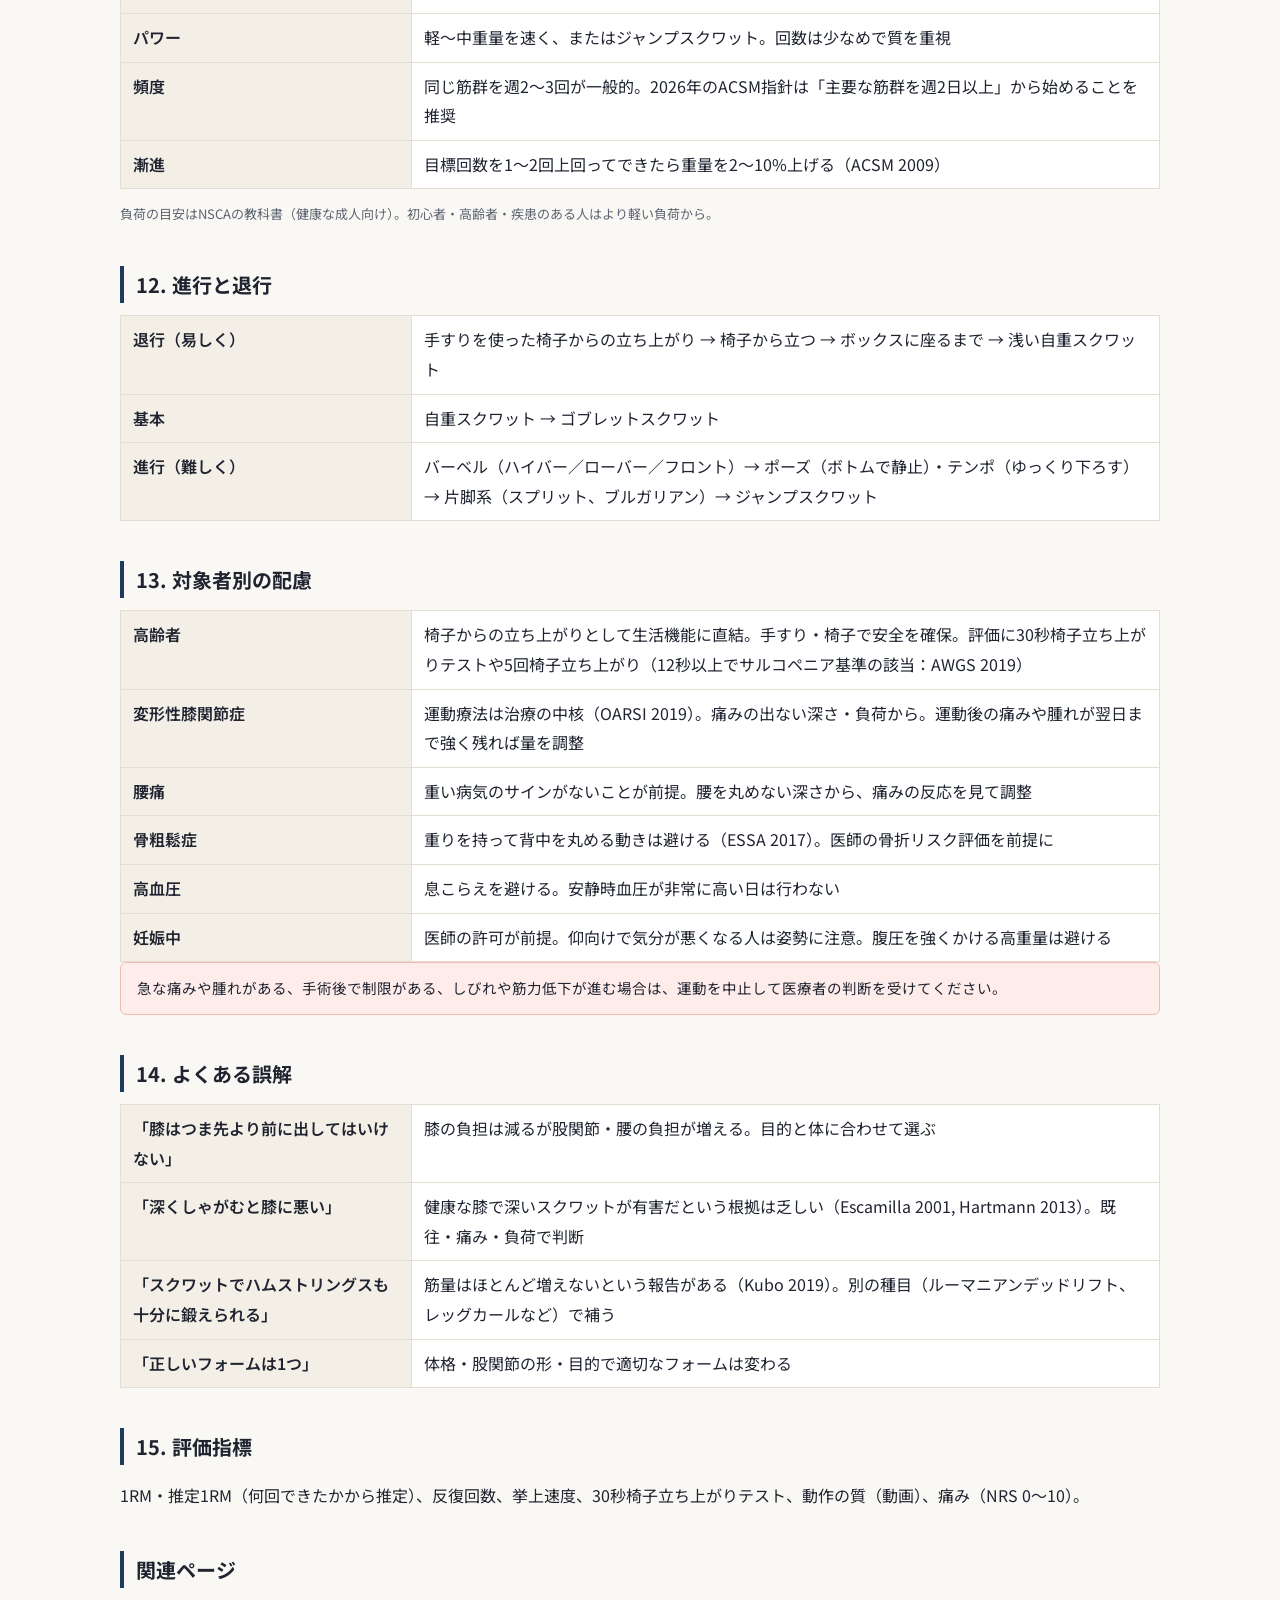
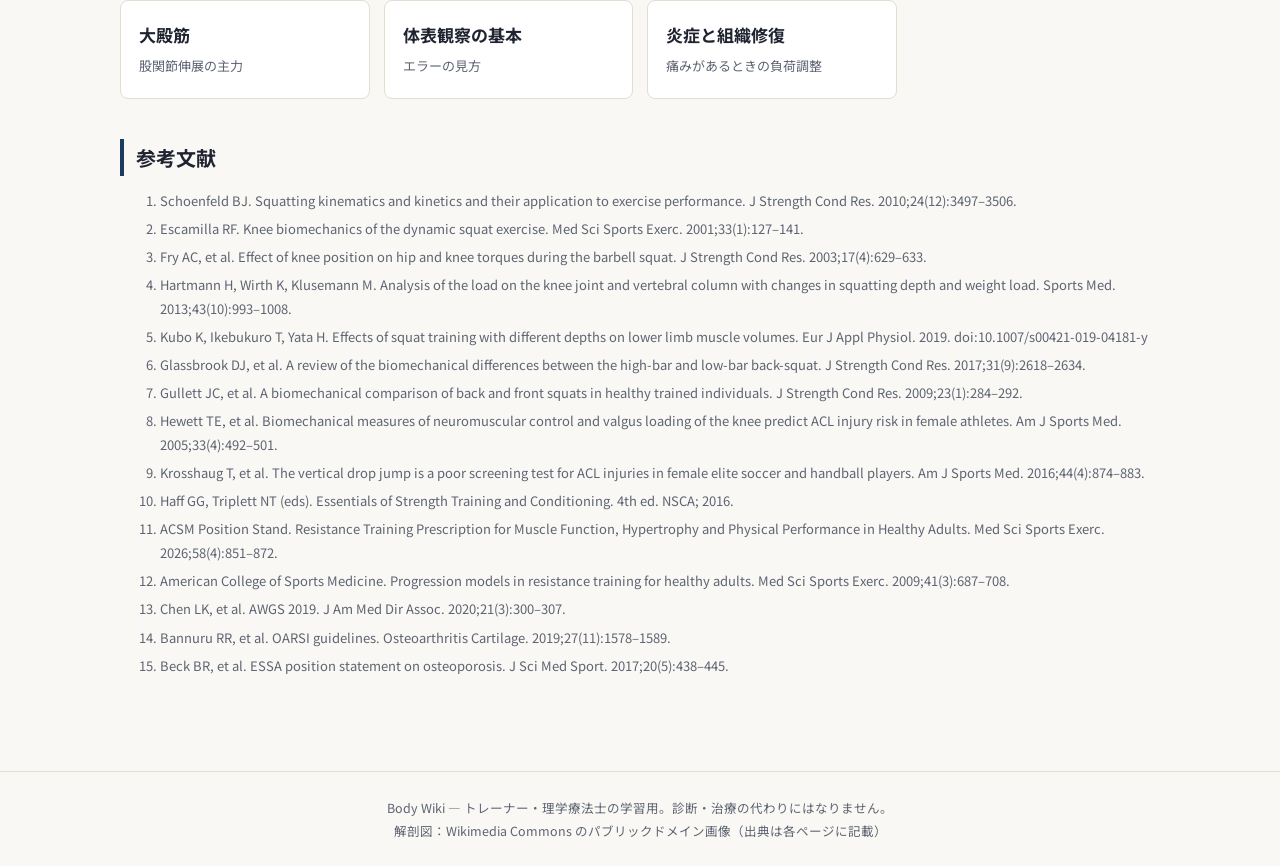
<file: kinesiology/squat.html>
<!doctype html><html lang="ja"><head><meta charset="utf-8"><meta name="viewport" content="width=device-width,initial-scale=1">
<title>スクワット | Body Wiki</title><link rel="preconnect" href="https://fonts.googleapis.com"><link href="https://fonts.googleapis.com/css2?family=Noto+Sans+JP:wght@400;600;700&display=swap" rel="stylesheet"><link rel="stylesheet" href="../style.css"></head><body>
<header><div class="bar"><a class="logo" href="../index.html">Body Wiki</a><nav><a href="../index.html#anatomy">解剖学</a><a href="../index.html#kinesiology">運動学</a><a href="../index.html#pathology">病理学</a><a href="../index.html#assessment">評価</a></nav></div></header><main><div class="crumb"><a href="../index.html">ホーム</a> › <a href="../index.html#kinesiology">運動学</a> › スクワット</div>
<h1>スクワット<small>Squat</small></h1>
<p class="lead">股関節・膝関節・足関節を同時に屈曲・伸展させて、体を下ろして上げる<b>多関節の閉鎖運動連鎖（CKC）動作</b>。椅子からの立ち上がりと同じ運動パターンであり、下肢の筋力・筋量を高める代表的なレジスタンストレーニング種目でもあります。</p>
<nav class="note" style="font-size:14px"><b>目次</b>　1 分類 ／ 2 動作の局面 ／ 3 関節運動 ／ 4 主働筋 ／ 5 力学 ／ 6 深さ ／ 7 バーの位置 ／ 8 足幅・つま先 ／ 9 体幹と呼吸 ／ 10 指導とエラー ／ 11 プログラム ／ 12 進行と退行 ／ 13 対象者別 ／ 14 よくある誤解 ／ 15 評価指標</nav>

<h2>1. 分類</h2>
<table><tr><th>負荷のかけ方</th><td><b>自重</b>／<b>ゴブレット</b>（胸の前でダンベル）／<b>ハイバー・バックスクワット</b>（僧帽筋上部にバー）／<b>ローバー・バックスクワット</b>（肩甲棘の高さ、三角筋後部にバー）／<b>フロントスクワット</b>（鎖骨・三角筋前部にバー）／<b>オーバーヘッド</b></td></tr>
<tr><th>足の置き方</th><td>両脚（バイラテラル）／スプリットスクワット／ブルガリアンスクワット（後ろ足を台に）／片脚スクワット（ピストル）</td></tr>
<tr><th>深さ</th><td>クォーター（膝屈曲約45°）／ハーフ（約90°）／パラレル（大腿上面が床と平行）／フル（ディープ、パラレルより深い）<br><span style="font-size:13px;color:#5d6472">角度の定義は研究・団体で異なります。論文を読むときは「膝の角度」か「股関節の高さ」か、どちらで定義しているかを確認してください。</span></td></tr></table>

<h2>2. 動作の局面</h2>
<figure class="fig"><svg viewBox="0 0 640 345" style="width:100%;font-family:Noto Sans JP,sans-serif"><defs><marker id="ar" markerWidth="10" markerHeight="10" refX="8" refY="5" orient="auto"><path d="M0,0 L10,5 L0,10z" fill="#5d6472"/></marker></defs><line x1="20" y1="312" x2="620" y2="312" stroke="#cfc8bb" stroke-width="2"/><polyline points="80,65 80,155 82,235 80,310 114,310" fill="none" stroke="#1f2430" stroke-width="8" stroke-linecap="round" stroke-linejoin="round"/><circle cx="86" cy="41" r="15" fill="#1f2430"/><line x1="60" y1="65" x2="114" y2="65" stroke="#5d6472" stroke-width="6"/><text x="90" y="337" text-anchor="middle" font-size="14" font-weight="700" fill="#1f2430">① 開始姿勢</text><text x="90" y="18" text-anchor="middle" font-size="12.5" fill="#5d6472">立位</text><polyline points="260,107 225,190 285,243 250,310 284,310" fill="none" stroke="#1f2430" stroke-width="8" stroke-linecap="round" stroke-linejoin="round"/><circle cx="266" cy="83" r="15" fill="#1f2430"/><line x1="240" y1="107" x2="294" y2="107" stroke="#5d6472" stroke-width="6"/><text x="260" y="337" text-anchor="middle" font-size="14" font-weight="700" fill="#1f2430">② 下降</text><text x="260" y="18" text-anchor="middle" font-size="12.5" fill="#5d6472">エキセントリック</text><polyline points="440,161 387,236 465,252 420,310 454,310" fill="none" stroke="#1f2430" stroke-width="8" stroke-linecap="round" stroke-linejoin="round"/><circle cx="446" cy="137" r="15" fill="#1f2430"/><line x1="420" y1="161" x2="474" y2="161" stroke="#5d6472" stroke-width="6"/><text x="430" y="337" text-anchor="middle" font-size="14" font-weight="700" fill="#1f2430">③ ボトム</text><text x="430" y="18" text-anchor="middle" font-size="12.5" fill="#5d6472">切り返し</text><polyline points="580,107 545,190 605,243 570,310 604,310" fill="none" stroke="#1f2430" stroke-width="8" stroke-linecap="round" stroke-linejoin="round"/><circle cx="586" cy="83" r="15" fill="#1f2430"/><line x1="560" y1="107" x2="614" y2="107" stroke="#5d6472" stroke-width="6"/><text x="580" y="337" text-anchor="middle" font-size="14" font-weight="700" fill="#1f2430">④ 上昇</text><text x="580" y="18" text-anchor="middle" font-size="12.5" fill="#5d6472">コンセントリック</text><line x1="140" y1="200" x2="190" y2="200" stroke="#5d6472" stroke-width="2.5" marker-end="url(#ar)"/><line x1="310" y1="200" x2="350" y2="200" stroke="#5d6472" stroke-width="2.5" marker-end="url(#ar)"/><line x1="480" y1="200" x2="520" y2="200" stroke="#5d6472" stroke-width="2.5" marker-end="url(#ar)"/></svg><figcaption>横から見た模式図（右向き）。下降で筋は伸ばされながら力を出し（エキセントリック収縮）、ボトムで切り返し、上昇で縮みながら力を出します（コンセントリック収縮）。</figcaption></figure>
<table><tr><th>① 開始姿勢</th><td>足裏全体で立ち、重心を足の中央の上に置く。体幹を固め、呼吸を整える。</td></tr>
<tr><th>② 下降</th><td>股関節・膝・足首を同時に曲げる。下肢の伸筋群がエキセントリックに働いてブレーキをかける。</td></tr>
<tr><th>③ ボトム（切り返し）</th><td>最も深い位置。伸ばされた筋と腱の弾性、伸張反射が切り返しを助ける（伸張–短縮サイクル）。ここで止めて一時停止する方法（ポーズスクワット）は、この助けを減らし難しくなる。</td></tr>
<tr><th>④ 上昇</th><td>伸筋群がコンセントリックに働く。上昇の途中に<b>スティッキングポイント</b>（速度が最も落ち、挙上に失敗しやすい位置）があり、高重量で顕著。</td></tr></table>

<h2>3. 関節運動</h2>
<table><tr><th>関節</th><td><b>下降時の運動</b> → 上昇時はその逆</td></tr>
<tr><th>股関節</th><td>屈曲（深さに応じて大きくなる）。わずかに外転・外旋を伴うことが多い</td></tr>
<tr><th>膝関節</th><td>屈曲。フルスクワットでは大腿と下腿が接するほど深くなる</td></tr>
<tr><th>足関節</th><td><b>背屈</b>（すねが前に倒れる）。背屈が制限されると、かかとが浮く・体幹がより前に倒れる</td></tr>
<tr><th>脊柱</th><td>理想的には大きな動きを抑えて保持。深い位置で骨盤が後傾し腰椎が丸まることがある（いわゆるbutt wink）</td></tr></table>
<p style="font-size:13px;color:#5d6472">各関節の到達角度は、深さ・バーの位置・体格（大腿と下腿の長さの比）・足関節の柔軟性で大きく変わります。</p>

<h2>4. 主働筋と協働筋</h2>
<div class="two"><figure class="fig" style="margin:0"><div class="wrap" style="max-width:340px"><img src="../img/sobotta-thigh.jpg" alt="右の太ももを前から見た解剖図"><svg class="ov" viewBox="0 0 400 1025"><circle cx="150" cy="440" r="10" fill="#1d7a4a" stroke="#fff" stroke-width="3"/><line x1="150" y1="440" x2="190" y2="370" stroke="#1d7a4a" stroke-width="2"/><rect x="190" y="356" width="74" height="28" rx="5" fill="#1d7a4a"/><text x="197" y="376" font-size="15" fill="#fff" font-family="Noto Sans JP,sans-serif" font-weight="600">大腿直筋</text><circle cx="100" cy="520" r="10" fill="#1d7a4a" stroke="#fff" stroke-width="3"/><line x1="100" y1="520" x2="120" y2="610" stroke="#1d7a4a" stroke-width="2"/><rect x="120" y="596" width="74" height="28" rx="5" fill="#1d7a4a"/><text x="127" y="616" font-size="15" fill="#fff" font-family="Noto Sans JP,sans-serif" font-weight="600">外側広筋</text><circle cx="230" cy="690" r="10" fill="#1d7a4a" stroke="#fff" stroke-width="3"/><line x1="230" y1="690" x2="270" y2="750" stroke="#1d7a4a" stroke-width="2"/><rect x="270" y="736" width="74" height="28" rx="5" fill="#1d7a4a"/><text x="277" y="756" font-size="15" fill="#fff" font-family="Noto Sans JP,sans-serif" font-weight="600">内側広筋</text><circle cx="285" cy="380" r="10" fill="#1d7a4a" stroke="#fff" stroke-width="3"/><line x1="285" y1="380" x2="275" y2="300" stroke="#1d7a4a" stroke-width="2"/><rect x="201" y="286" width="74" height="28" rx="5" fill="#1d7a4a"/><text x="208" y="306" font-size="15" fill="#fff" font-family="Noto Sans JP,sans-serif" font-weight="600">長内転筋</text></svg></div><figcaption>右の太ももを前から見た図。大腿四頭筋（大腿直筋・外側広筋・内側広筋、中間広筋は深層）と内転筋群。<br>図：Sobotta (1909) Fig.573（パブリックドメイン, Wikimedia Commons "Sobo 1909 573-574.png"）</figcaption></figure>
<div><table><tr><th>膝の伸展</th><td><b>大腿四頭筋</b>。広筋群（単関節筋）が主に働く。大腿直筋は股関節もまたぐ二関節筋のため、スクワットでの長さの変化は小さい</td></tr>
<tr><th>股関節の伸展</th><td><b><a href="../anatomy/gluteus-maximus.html">大殿筋</a></b>、<b>大内転筋</b>、ハムストリングス</td></tr>
<tr><th>足関節の制御</th><td>ヒラメ筋・腓腹筋（下降時に背屈を制御）</td></tr>
<tr><th>体幹の保持</th><td>脊柱起立筋、腹筋群（腹直筋・腹斜筋・腹横筋）、横隔膜・骨盤底筋</td></tr>
<tr><th>膝の向きの制御</th><td>中殿筋・深層外旋筋など（膝が内側へ入るのを抑える）</td></tr></table>
<div class="note" style="margin-top:12px"><b>ハムストリングス</b>は股関節伸展と膝屈曲を同時に担う二関節筋で、スクワットでは筋の長さがあまり変わりません。10週間のトレーニング研究でも、ハムストリングスの筋量は増えませんでした（Kubo 2019）。</div></div></div>

<h2>5. 力学</h2>
<figure class="fig"><svg viewBox="0 0 640 360" style="width:100%;font-family:Noto Sans JP,sans-serif"><g><text x="170" y="40" text-anchor="middle" font-size="16" font-weight="700" fill="#1f2430">体幹を立てる</text><line x1="170" y1="330" x2="170" y2="70" stroke="#c8372d" stroke-width="2.5" stroke-dasharray="7 5"/><polyline points="165,90 110,230 270,235 170,325 210,325" fill="none" stroke="#1f2430" stroke-width="9" stroke-linecap="round" stroke-linejoin="round"/><circle cx="173" cy="62" r="18" fill="#1f2430"/><line x1="140" y1="90" x2="205" y2="90" stroke="#5d6472" stroke-width="7"/><line x1="110" y1="230" x2="170" y2="230" stroke="#2a62b8" stroke-width="5"/><circle cx="110" cy="230" r="8" fill="#fff" stroke="#2a62b8" stroke-width="4"/><text x="140.0" y="220" text-anchor="middle" font-size="14" fill="#2a62b8" font-weight="700">股 60</text><line x1="270" y1="235" x2="170" y2="235" stroke="#1d7a4a" stroke-width="5"/><circle cx="270" cy="235" r="8" fill="#fff" stroke="#1d7a4a" stroke-width="4"/><text x="220.0" y="225" text-anchor="middle" font-size="14" fill="#1d7a4a" font-weight="700">膝 100</text><line x1="90" y1="332" x2="260" y2="332" stroke="#5d6472" stroke-width="3"/></g><g><text x="470" y="40" text-anchor="middle" font-size="16" font-weight="700" fill="#1f2430">体幹を前に倒す</text><line x1="470" y1="330" x2="470" y2="70" stroke="#c8372d" stroke-width="2.5" stroke-dasharray="7 5"/><polyline points="470,133 341,210 500,194 470,325 510,325" fill="none" stroke="#1f2430" stroke-width="9" stroke-linecap="round" stroke-linejoin="round"/><circle cx="478" cy="105" r="18" fill="#1f2430"/><line x1="445" y1="133" x2="510" y2="133" stroke="#5d6472" stroke-width="7"/><line x1="341" y1="210" x2="470" y2="210" stroke="#2a62b8" stroke-width="5"/><circle cx="341" cy="210" r="8" fill="#fff" stroke="#2a62b8" stroke-width="4"/><text x="405.5" y="200" text-anchor="middle" font-size="14" fill="#2a62b8" font-weight="700">股 129</text><line x1="500" y1="194" x2="470" y2="194" stroke="#1d7a4a" stroke-width="5"/><circle cx="500" cy="194" r="8" fill="#fff" stroke="#1d7a4a" stroke-width="4"/><text x="485.0" y="184" text-anchor="middle" font-size="14" fill="#1d7a4a" font-weight="700">膝 30</text><line x1="390" y1="332" x2="560" y2="332" stroke="#5d6472" stroke-width="3"/></g></svg><figcaption>横から見た模式図。赤い点線は<b>床反力</b>の作用線。青と緑の線は関節中心から作用線までの距離＝<b>モーメントアーム</b>（数字は図上の長さの比較）。体幹を立てると膝のモーメントが、前に倒すと股関節（と腰部）のモーメントが大きくなります。</figcaption></figure>
<p>関節を回す力（関節モーメント）は<b>力 × モーメントアーム</b>で決まります。体と重りを合わせた重心は、バランスを保つために足の中央付近の上に来ます。このため、重りの位置や体幹の角度を変えると、股関節と膝の負担の配分が変わります。</p>
<table><tr><th>膝が前に出ないように制限</th><td>膝の負担は減るが、股関節と腰の負担が増える（Fry 2003）。<b>負担は消えず、配分が変わるだけ</b></td></tr>
<tr><th>膝にかかる力（Escamilla 2001のレビュー）</th><td>脛骨大腿関節の圧縮力・せん断力、膝蓋大腿関節の圧縮力は、<b>膝が深く曲がるほど大きくなり</b>、最も深い位置付近で最大。前十字靱帯にかかる前方せん断力は膝屈曲0〜60°で小さく、全体を通して後方せん断力（後十字靱帯が制御）が主。健康な膝ではパラレルスクワットが傷害を起こすことは示されていない</td></tr>
<tr><th>リハビリへの示唆</th><td>膝の力が小さい屈曲0〜50°の範囲は、多くの膝のリハビリ患者に適しうる（Escamilla 2001）</td></tr></table>

<h2>6. 深さ</h2>
<table><tr><th>筋肥大への影響</th><td>フルスクワット（膝屈曲約140°）とハーフスクワット（約90°）を10週間比べた研究：大殿筋（6.7% vs 2.2%）と内転筋（6.2% vs 2.7%）の筋量の増加はフルが大きく、大腿四頭筋（4.9% vs 4.6%）は同程度（Kubo 2019：未経験の男性17名）</td></tr>
<tr><th>膝・腰への負担</th><td>深くしゃがむと膝に悪いという考えに対し、深い屈曲では太ももとふくらはぎの接触や膝蓋骨の接触面積の増加で負担が分散されるため、深いスクワットが軟骨の変性などのリスクを高めるという懸念は根拠に乏しい、とするレビューがある（Hartmann 2013）。同じ刺激を得るためにハーフやクォーターではより重い重量が必要になり、脊柱への負担が増えうるとも指摘されている</td></tr>
<tr><th>実務の判断</th><td>深さは目的・可動域・痛み・既往で決める。腰が丸まらず、痛みなく制御できる深さを基本とする</td></tr></table>

<h2>7. バーの位置による違い</h2>
<table><tr><th>ハイバー</th><td>体幹がより起き、膝の屈曲が大きく、大腿四頭筋の活動が大きい</td></tr>
<tr><th>ローバー</th><td>股関節の屈曲が大きく体幹が前傾し、脊柱起立筋・内転筋・殿筋の活動が大きい。床反力の違いは小さい（Glassbrook 2017のレビュー）</td></tr>
<tr><th>フロント</th><td>体幹がさらに起きる。バックスクワットより膝の圧縮力・膝伸展モーメントが小さく、脊柱起立筋の活動は大きかった（Gullett 2009、15名）</td></tr></table>

<h2>8. 足幅とつま先の向き</h2>
<p>足幅を広げると股関節の外転・外旋が大きくなり、内転筋の関与が増えると説明されます。つま先の向きは<b>股関節の形（臼蓋や大腿骨頸部の向き）に個人差がある</b>ため、一律の「正しい角度」はありません。膝とつま先の向きをおおむね揃え、深くしゃがめて痛みのない位置を探します。</p>

<h2>9. 体幹と呼吸</h2>
<table><tr><th>腹腔内圧</th><td>息を吸ってお腹を張り（ブレーシング）腹腔内圧を高めると、体幹が硬くなりバーを支えやすくなる</td></tr>
<tr><th>息こらえ（バルサルバ法）</th><td>高重量では一時的に息を止める方法が使われるが、血圧が大きく上がる。<b>高血圧・心疾患・妊娠中・眼疾患などでは避け</b>、呼吸を止めずに行う</td></tr>
<tr><th>リフティングベルト</th><td>腹腔内圧を高めやすくする道具。初心者や軽い重量では必須ではない</td></tr></table>

<h2>10. 指導：セットアップとよくあるエラー</h2>
<p><b>基本の手順</b>：①足幅は肩幅程度、つま先はやや外向き ②足裏の3点（母趾球・小趾球・かかと）に体重を乗せる ③息を吸って体幹を固める ④股関節と膝を同時に曲げ、膝はつま先の方向へ ⑤腰を丸めずに制御できる深さまで ⑥床を押して立ち上がる</p>
<p>エラーは「観察した事実」です。原因は複数考えられるので、追加の確認で絞り込んでから修正します（→ <a href="../assessment/observation.html">体表観察の基本</a>）。</p>
<table><tr><th>観察したこと</th><td><b>考えられる原因（仮説）</b> ／ <b>確認</b> ／ <b>修正の例</b></td></tr>
<tr><th>膝が内側に入る（knee-in）</th><td>股関節の外転・外旋の筋力不足、足関節の背屈制限、動き方の癖、骨の形 ／ 片脚動作の観察、股関節の筋力、背屈の可動域 ／ 声かけ（「膝を足の外側へ」）、ゴムバンドを膝に巻く、負荷を下げる<br><span style="font-size:13px;color:#5d6472">膝の内側への入り（動的外反）は前十字靱帯損傷の受傷のしかたに関わりますが、着地テストで将来のけがを予測できるかについては、小規模研究で予測できたという報告（Hewett 2005）と、710名の研究で予測の役に立たなかったという報告（Krosshaug 2016）があり、結論は出ていません。</span></td></tr>
<tr><th>かかとが浮く</th><td>足関節の背屈制限、重心が前すぎる ／ 膝を壁に近づける背屈テスト ／ かかとに薄い板を敷く、ゴブレットで練習、ふくらはぎの柔軟性</td></tr>
<tr><th>深い位置で腰が丸まる</th><td>股関節の屈曲可動域、深さが可動域を超えている、体幹の保持 ／ 仰向けでの股関節屈曲、四つ這いで後ろへ下がる動作 ／ 丸まらない深さで止める、ボックスで深さを管理</td></tr>
<tr><th>体幹が過度に前に倒れる</th><td>足関節の背屈制限、大腿四頭筋の筋力不足、体格（大腿が長い） ／ 背屈の可動域、フロントスクワットとの比較 ／ ゴブレット・フロントスクワット、かかとを上げる</td></tr>
<tr><th>左右にずれる</th><td>痛みを避ける動き、左右の筋力・可動域の差、過去のけが ／ 問診、片脚ずつの評価 ／ 片脚種目で補う、痛みがあれば医療者へ</td></tr></table>

<h2>11. プログラムの組み方</h2>
<table><tr><th>筋持久力</th><td>1RMの67%以下 ／ 12回以上 ／ 2〜3セット ／ 休息30秒以内</td></tr><tr><th>筋肥大</th><td>67〜85% ／ 6〜12回 ／ 3〜6セット ／ 30〜90秒</td></tr><tr><th>筋力</th><td>85%以上 ／ 6回以下 ／ 2〜6セット ／ 2〜5分</td></tr>
<tr><th>パワー</th><td>軽〜中重量を速く、またはジャンプスクワット。回数は少なめで質を重視</td></tr>
<tr><th>頻度</th><td>同じ筋群を週2〜3回が一般的。2026年のACSM指針は「主要な筋群を週2日以上」から始めることを推奨</td></tr>
<tr><th>漸進</th><td>目標回数を1〜2回上回ってできたら重量を2〜10%上げる（ACSM 2009）</td></tr></table>
<p style="font-size:13px;color:#5d6472">負荷の目安はNSCAの教科書（健康な成人向け）。初心者・高齢者・疾患のある人はより軽い負荷から。</p>

<h2>12. 進行と退行</h2>
<table><tr><th>退行（易しく）</th><td>手すりを使った椅子からの立ち上がり → 椅子から立つ → ボックスに座るまで → 浅い自重スクワット</td></tr>
<tr><th>基本</th><td>自重スクワット → ゴブレットスクワット</td></tr>
<tr><th>進行（難しく）</th><td>バーベル（ハイバー／ローバー／フロント）→ ポーズ（ボトムで静止）・テンポ（ゆっくり下ろす）→ 片脚系（スプリット、ブルガリアン）→ ジャンプスクワット</td></tr></table>

<h2>13. 対象者別の配慮</h2>
<table><tr><th>高齢者</th><td>椅子からの立ち上がりとして生活機能に直結。手すり・椅子で安全を確保。評価に30秒椅子立ち上がりテストや5回椅子立ち上がり（12秒以上でサルコペニア基準の該当：AWGS 2019）</td></tr>
<tr><th>変形性膝関節症</th><td>運動療法は治療の中核（OARSI 2019）。痛みの出ない深さ・負荷から。運動後の痛みや腫れが翌日まで強く残れば量を調整</td></tr>
<tr><th>腰痛</th><td>重い病気のサインがないことが前提。腰を丸めない深さから、痛みの反応を見て調整</td></tr>
<tr><th>骨粗鬆症</th><td>重りを持って背中を丸める動きは避ける（ESSA 2017）。医師の骨折リスク評価を前提に</td></tr>
<tr><th>高血圧</th><td>息こらえを避ける。安静時血圧が非常に高い日は行わない</td></tr>
<tr><th>妊娠中</th><td>医師の許可が前提。仰向けで気分が悪くなる人は姿勢に注意。腹圧を強くかける高重量は避ける</td></tr></table>
<div class="warn">急な痛みや腫れがある、手術後で制限がある、しびれや筋力低下が進む場合は、運動を中止して医療者の判断を受けてください。</div>

<h2>14. よくある誤解</h2>
<table><tr><th>「膝はつま先より前に出してはいけない」</th><td>膝の負担は減るが股関節・腰の負担が増える。目的と体に合わせて選ぶ</td></tr>
<tr><th>「深くしゃがむと膝に悪い」</th><td>健康な膝で深いスクワットが有害だという根拠は乏しい（Escamilla 2001, Hartmann 2013）。既往・痛み・負荷で判断</td></tr>
<tr><th>「スクワットでハムストリングスも十分に鍛えられる」</th><td>筋量はほとんど増えないという報告がある（Kubo 2019）。別の種目（ルーマニアンデッドリフト、レッグカールなど）で補う</td></tr>
<tr><th>「正しいフォームは1つ」</th><td>体格・股関節の形・目的で適切なフォームは変わる</td></tr></table>

<h2>15. 評価指標</h2>
<p>1RM・推定1RM（何回できたかから推定）、反復回数、挙上速度、30秒椅子立ち上がりテスト、動作の質（動画）、痛み（NRS 0〜10）。</p>

<h2>関連ページ</h2><div class="grid"><a class="card" href="../anatomy/gluteus-maximus.html"><b>大殿筋</b><span>股関節伸展の主力</span></a><a class="card" href="../assessment/observation.html"><b>体表観察の基本</b><span>エラーの見方</span></a><a class="card" href="../pathology/inflammation.html"><b>炎症と組織修復</b><span>痛みがあるときの負荷調整</span></a></div>
<h2>参考文献</h2><ol class="refs">
<li>Schoenfeld BJ. Squatting kinematics and kinetics and their application to exercise performance. J Strength Cond Res. 2010;24(12):3497–3506.</li>
<li>Escamilla RF. Knee biomechanics of the dynamic squat exercise. Med Sci Sports Exerc. 2001;33(1):127–141.</li>
<li>Fry AC, et al. Effect of knee position on hip and knee torques during the barbell squat. J Strength Cond Res. 2003;17(4):629–633.</li>
<li>Hartmann H, Wirth K, Klusemann M. Analysis of the load on the knee joint and vertebral column with changes in squatting depth and weight load. Sports Med. 2013;43(10):993–1008.</li>
<li>Kubo K, Ikebukuro T, Yata H. Effects of squat training with different depths on lower limb muscle volumes. Eur J Appl Physiol. 2019. doi:10.1007/s00421-019-04181-y</li>
<li>Glassbrook DJ, et al. A review of the biomechanical differences between the high-bar and low-bar back-squat. J Strength Cond Res. 2017;31(9):2618–2634.</li>
<li>Gullett JC, et al. A biomechanical comparison of back and front squats in healthy trained individuals. J Strength Cond Res. 2009;23(1):284–292.</li>
<li>Hewett TE, et al. Biomechanical measures of neuromuscular control and valgus loading of the knee predict ACL injury risk in female athletes. Am J Sports Med. 2005;33(4):492–501.</li>
<li>Krosshaug T, et al. The vertical drop jump is a poor screening test for ACL injuries in female elite soccer and handball players. Am J Sports Med. 2016;44(4):874–883.</li>
<li>Haff GG, Triplett NT (eds). Essentials of Strength Training and Conditioning. 4th ed. NSCA; 2016.</li>
<li>ACSM Position Stand. Resistance Training Prescription for Muscle Function, Hypertrophy and Physical Performance in Healthy Adults. Med Sci Sports Exerc. 2026;58(4):851–872.</li>
<li>American College of Sports Medicine. Progression models in resistance training for healthy adults. Med Sci Sports Exerc. 2009;41(3):687–708.</li>
<li>Chen LK, et al. AWGS 2019. J Am Med Dir Assoc. 2020;21(3):300–307.</li>
<li>Bannuru RR, et al. OARSI guidelines. Osteoarthritis Cartilage. 2019;27(11):1578–1589.</li>
<li>Beck BR, et al. ESSA position statement on osteoporosis. J Sci Med Sport. 2017;20(5):438–445.</li></ol></main><footer>Body Wiki — トレーナー・理学療法士の学習用。診断・治療の代わりにはなりません。<br>解剖図：Wikimedia Commons のパブリックドメイン画像（出典は各ページに記載）</footer></body></html>
</file>
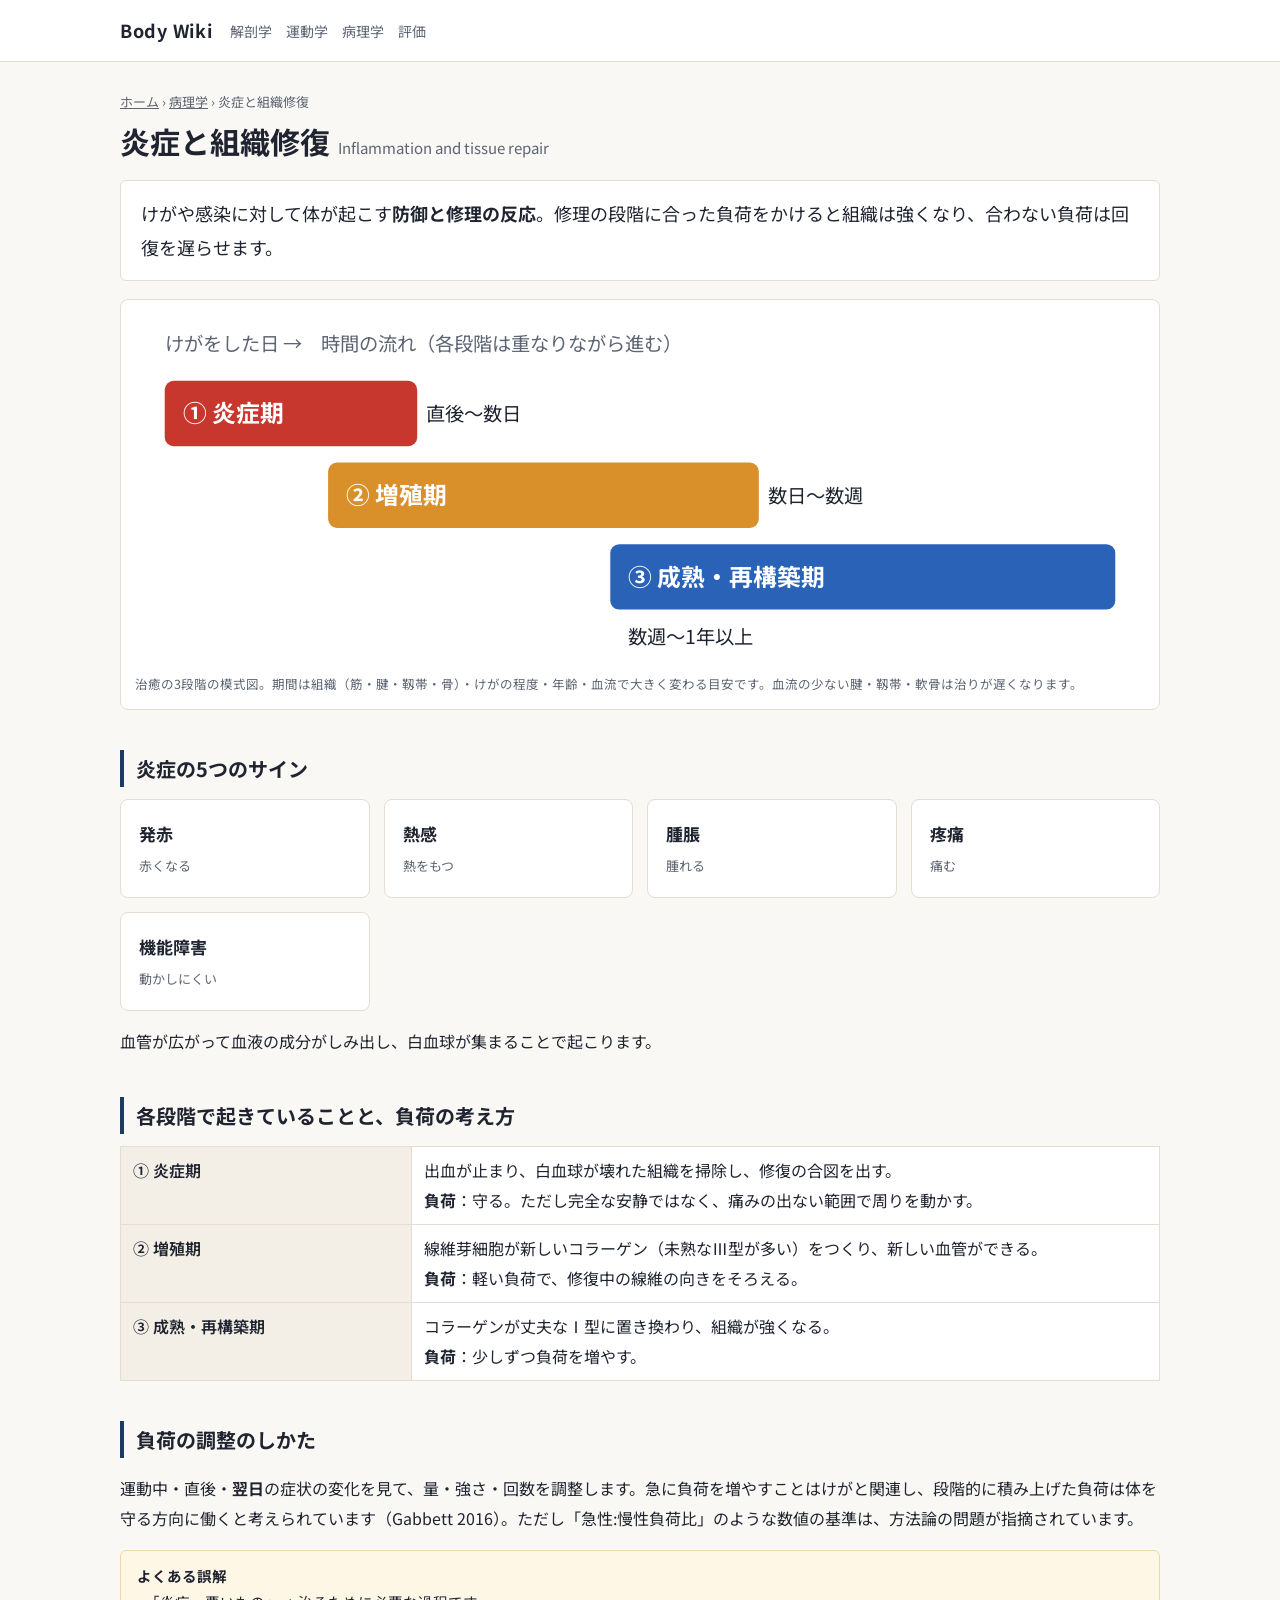
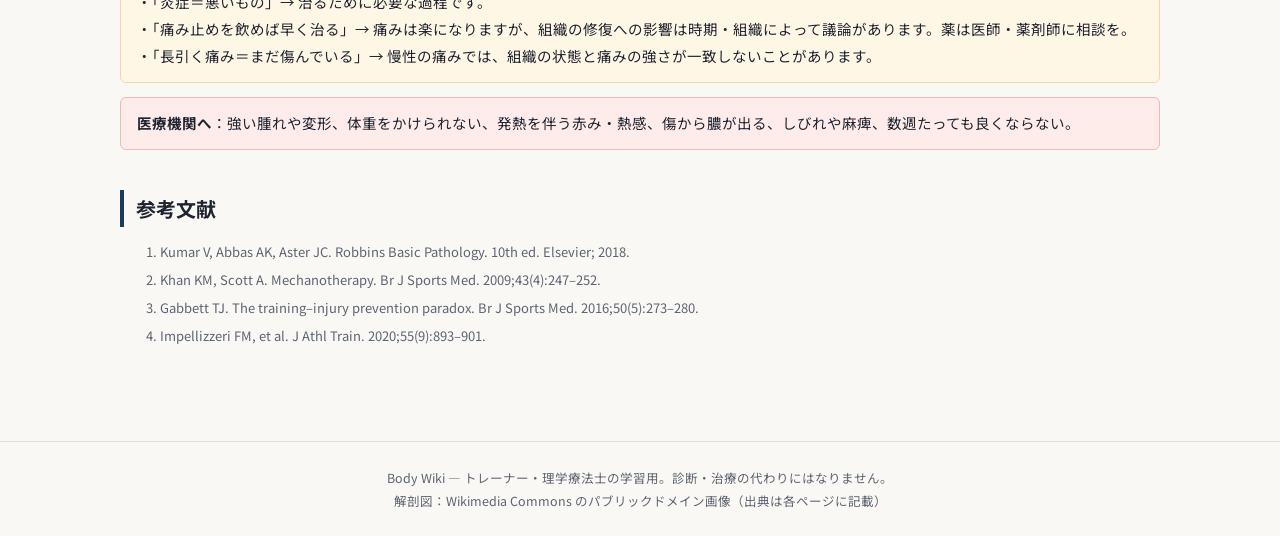
<file: pathology/inflammation.html>
<!doctype html><html lang="ja"><head><meta charset="utf-8"><meta name="viewport" content="width=device-width,initial-scale=1">
<title>炎症と組織修復 | Body Wiki</title><link rel="preconnect" href="https://fonts.googleapis.com"><link href="https://fonts.googleapis.com/css2?family=Noto+Sans+JP:wght@400;600;700&display=swap" rel="stylesheet"><link rel="stylesheet" href="../style.css"></head><body>
<header><div class="bar"><a class="logo" href="../index.html">Body Wiki</a><nav><a href="../index.html#anatomy">解剖学</a><a href="../index.html#kinesiology">運動学</a><a href="../index.html#pathology">病理学</a><a href="../index.html#assessment">評価</a></nav></div></header><main><div class="crumb"><a href="../index.html">ホーム</a> › <a href="../index.html#pathology">病理学</a> › 炎症と組織修復</div>
<h1>炎症と組織修復<small>Inflammation and tissue repair</small></h1>
<p class="lead">けがや感染に対して体が起こす<b>防御と修理の反応</b>。修理の段階に合った負荷をかけると組織は強くなり、合わない負荷は回復を遅らせます。</p>
<figure class="fig"><svg viewBox="0 0 680 230" style="width:100%;font-family:Noto Sans JP,sans-serif">
<text x="20" y="25" font-size="13" fill="#5d6472">けがをした日 →　時間の流れ（各段階は重なりながら進む）</text>
<rect x="20" y="45" width="170" height="44" rx="6" fill="#c8372d"/><text x="32" y="73" font-size="16" fill="#fff" font-weight="700">① 炎症期</text>
<rect x="130" y="100" width="290" height="44" rx="6" fill="#d9902a"/><text x="142" y="128" font-size="16" fill="#fff" font-weight="700">② 増殖期</text>
<rect x="320" y="155" width="340" height="44" rx="6" fill="#2a62b8"/><text x="332" y="183" font-size="16" fill="#fff" font-weight="700">③ 成熟・再構築期</text>
<text x="196" y="72" font-size="13" fill="#1f2430">直後〜数日</text><text x="426" y="127" font-size="13" fill="#1f2430">数日〜数週</text><text x="332" y="222" font-size="13" fill="#1f2430">数週〜1年以上</text></svg><figcaption>治癒の3段階の模式図。期間は組織（筋・腱・靱帯・骨）・けがの程度・年齢・血流で大きく変わる目安です。血流の少ない腱・靱帯・軟骨は治りが遅くなります。</figcaption></figure>
<h2>炎症の5つのサイン</h2><div class="grid"><div class="card"><b>発赤</b><span>赤くなる</span></div><div class="card"><b>熱感</b><span>熱をもつ</span></div><div class="card"><b>腫脹</b><span>腫れる</span></div><div class="card"><b>疼痛</b><span>痛む</span></div><div class="card"><b>機能障害</b><span>動かしにくい</span></div></div>
<p>血管が広がって血液の成分がしみ出し、白血球が集まることで起こります。</p>
<h2>各段階で起きていることと、負荷の考え方</h2>
<table><tr><th>① 炎症期</th><td>出血が止まり、白血球が壊れた組織を掃除し、修復の合図を出す。<br><b>負荷</b>：守る。ただし完全な安静ではなく、痛みの出ない範囲で周りを動かす。</td></tr>
<tr><th>② 増殖期</th><td>線維芽細胞が新しいコラーゲン（未熟なⅢ型が多い）をつくり、新しい血管ができる。<br><b>負荷</b>：軽い負荷で、修復中の線維の向きをそろえる。</td></tr>
<tr><th>③ 成熟・再構築期</th><td>コラーゲンが丈夫なⅠ型に置き換わり、組織が強くなる。<br><b>負荷</b>：少しずつ負荷を増やす。</td></tr></table>
<h2>負荷の調整のしかた</h2><p>運動中・直後・<b>翌日</b>の症状の変化を見て、量・強さ・回数を調整します。急に負荷を増やすことはけがと関連し、段階的に積み上げた負荷は体を守る方向に働くと考えられています（Gabbett 2016）。ただし「急性:慢性負荷比」のような数値の基準は、方法論の問題が指摘されています。</p>
<div class="note"><b>よくある誤解</b><br>・「炎症＝悪いもの」→ 治るために必要な過程です。<br>・「痛み止めを飲めば早く治る」→ 痛みは楽になりますが、組織の修復への影響は時期・組織によって議論があります。薬は医師・薬剤師に相談を。<br>・「長引く痛み＝まだ傷んでいる」→ 慢性の痛みでは、組織の状態と痛みの強さが一致しないことがあります。</div>
<div class="warn" style="margin-top:14px"><b>医療機関へ</b>：強い腫れや変形、体重をかけられない、発熱を伴う赤み・熱感、傷から膿が出る、しびれや麻痺、数週たっても良くならない。</div>
<h2>参考文献</h2><ol class="refs"><li>Kumar V, Abbas AK, Aster JC. Robbins Basic Pathology. 10th ed. Elsevier; 2018.</li><li>Khan KM, Scott A. Mechanotherapy. Br J Sports Med. 2009;43(4):247–252.</li><li>Gabbett TJ. The training–injury prevention paradox. Br J Sports Med. 2016;50(5):273–280.</li><li>Impellizzeri FM, et al. J Athl Train. 2020;55(9):893–901.</li></ol></main><footer>Body Wiki — トレーナー・理学療法士の学習用。診断・治療の代わりにはなりません。<br>解剖図：Wikimedia Commons のパブリックドメイン画像（出典は各ページに記載）</footer></body></html>
</file>
<file: style.css>
:root{--bg:#faf8f4;--ink:#1f2430;--sub:#5d6472;--line:#e3ddd2;--accent:#1d3a5f;--o:#c8372d;--i:#2a62b8;--card:#fff}
*{box-sizing:border-box}body{margin:0;background:var(--bg);color:var(--ink);font-family:"Noto Sans JP",sans-serif;line-height:1.85;font-size:16px}
a{color:var(--accent)}header{border-bottom:1px solid var(--line);background:#fff}
.bar{max-width:1080px;margin:auto;padding:14px 20px;display:flex;gap:18px;align-items:center;flex-wrap:wrap}
.logo{font-weight:700;font-size:18px;text-decoration:none;color:var(--ink);letter-spacing:.04em}
nav a{margin-right:14px;text-decoration:none;color:var(--sub);font-size:14px}nav a:hover{color:var(--accent)}
main{max-width:1080px;margin:auto;padding:28px 20px 80px}
.crumb{font-size:13px;color:var(--sub)}.crumb a{color:var(--sub)}
h1{font-size:30px;margin:6px 0 4px;line-height:1.4}h1 small{font-size:15px;color:var(--sub);font-weight:400;margin-left:8px}
h2{font-size:20px;margin:40px 0 12px;padding-left:12px;border-left:4px solid var(--accent)}
.lead{font-size:18px;background:#fff;border:1px solid var(--line);padding:16px 20px;border-radius:6px}
.grid{display:grid;grid-template-columns:repeat(auto-fill,minmax(230px,1fr));gap:14px}
.card{background:var(--card);border:1px solid var(--line);border-radius:8px;padding:18px;text-decoration:none;color:var(--ink);display:block}
.card:hover{border-color:var(--accent)}.card b{display:block;font-size:17px}.card span{font-size:13px;color:var(--sub)}
.genre{margin-bottom:34px}.genre h2{margin-top:0}
.fig{background:#fff;border:1px solid var(--line);border-radius:8px;padding:14px;margin:16px 0}
.fig .wrap{position:relative;max-width:560px;margin:auto}.fig img{width:100%;display:block}
.fig svg.ov{position:absolute;inset:0;width:100%;height:100%}
.fig figcaption{font-size:12.5px;color:var(--sub);margin-top:8px}
.legend{display:flex;gap:16px;font-size:14px;justify-content:center;margin-top:8px}
.dot{display:inline-block;width:12px;height:12px;border-radius:50%;margin-right:5px;vertical-align:-1px}
table{border-collapse:collapse;width:100%;background:#fff}td,th{border:1px solid var(--line);padding:9px 12px;text-align:left;vertical-align:top}th{background:#f3efe7;width:28%;font-weight:600}
.two{display:grid;grid-template-columns:1fr 1fr;gap:18px}@media(max-width:760px){.two{grid-template-columns:1fr}h1{font-size:24px}}
.note{background:#fff7e6;border:1px solid #f0d9a8;padding:12px 16px;border-radius:6px;font-size:14.5px}
.warn{background:#fdecea;border:1px solid #f3b9b3;padding:12px 16px;border-radius:6px;font-size:14.5px}
.refs{font-size:13px;color:var(--sub)}.refs li{margin-bottom:4px}
.depth{display:grid;grid-template-columns:1fr 1fr;gap:12px}.depth div{background:#fff;border:1px solid var(--line);padding:12px 14px;border-radius:6px;font-size:14.5px}
footer{border-top:1px solid var(--line);padding:24px 20px;font-size:12.5px;color:var(--sub);text-align:center}
</file>
